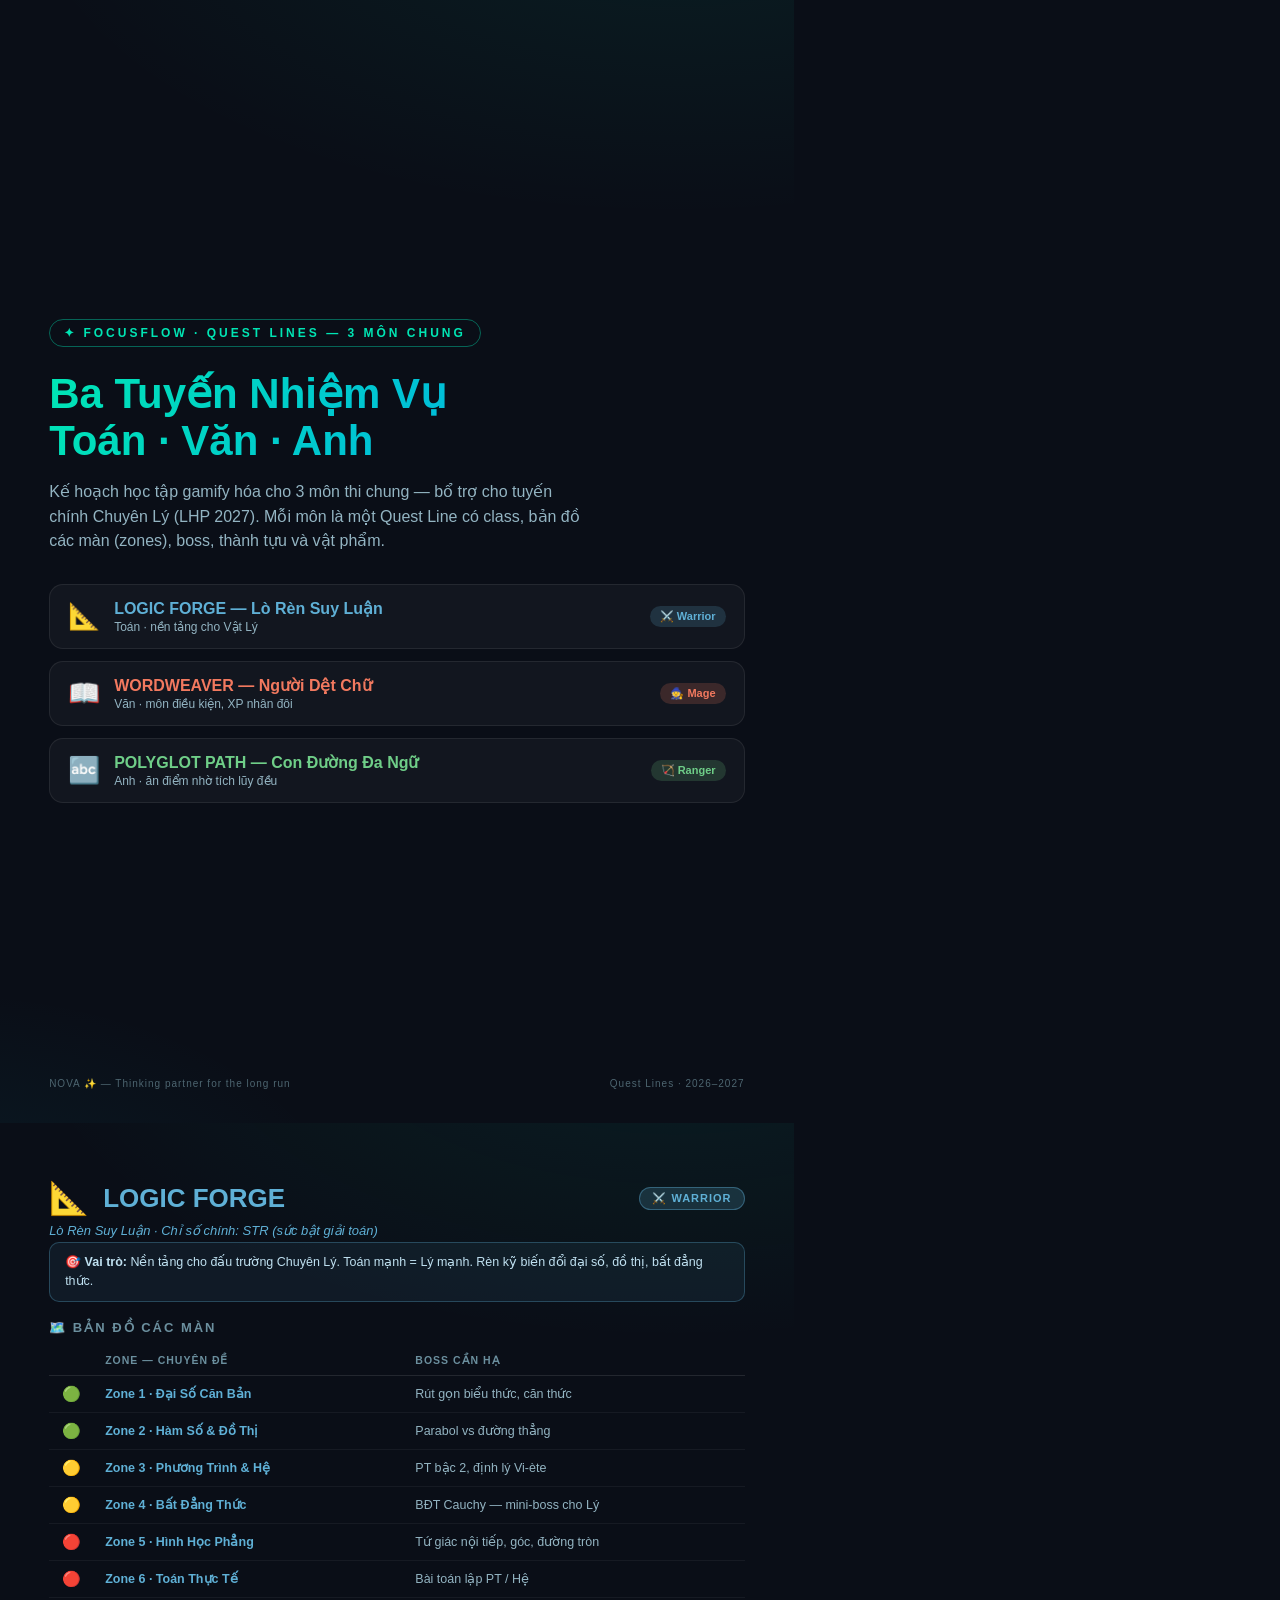
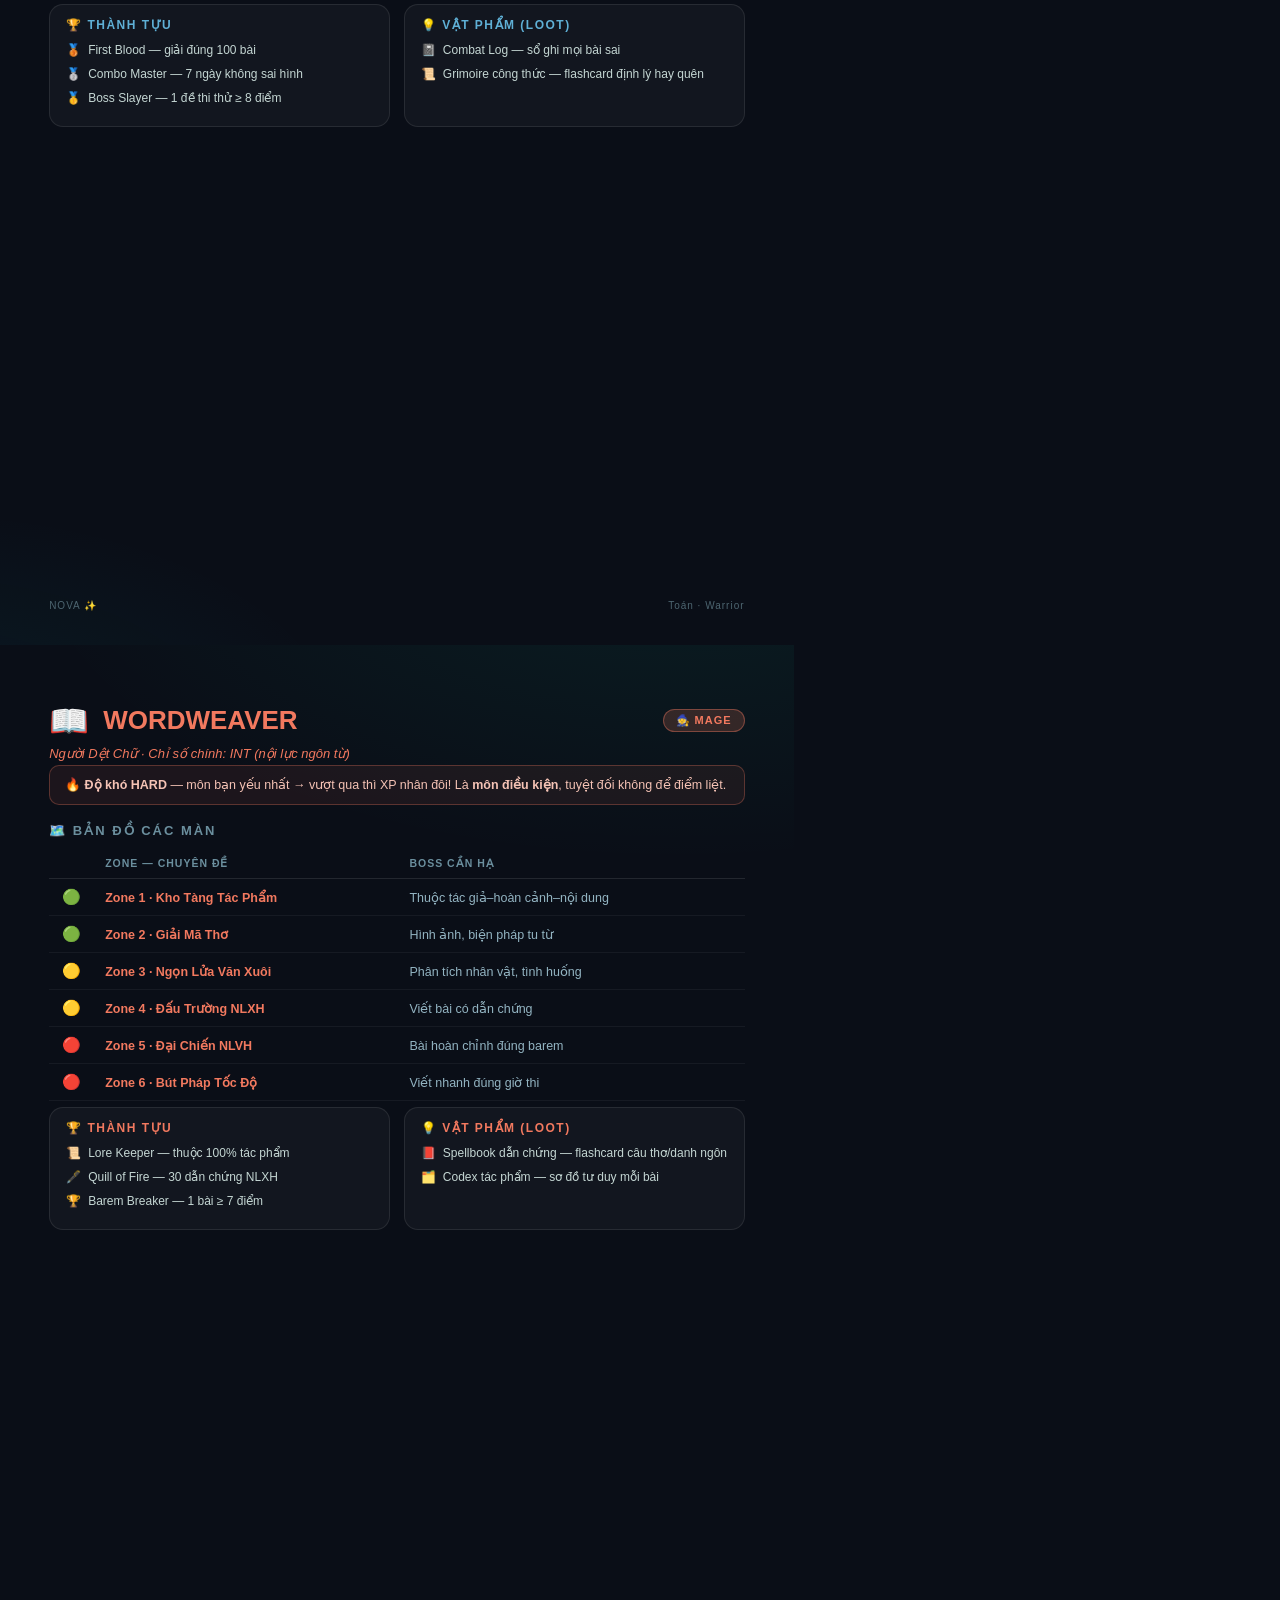
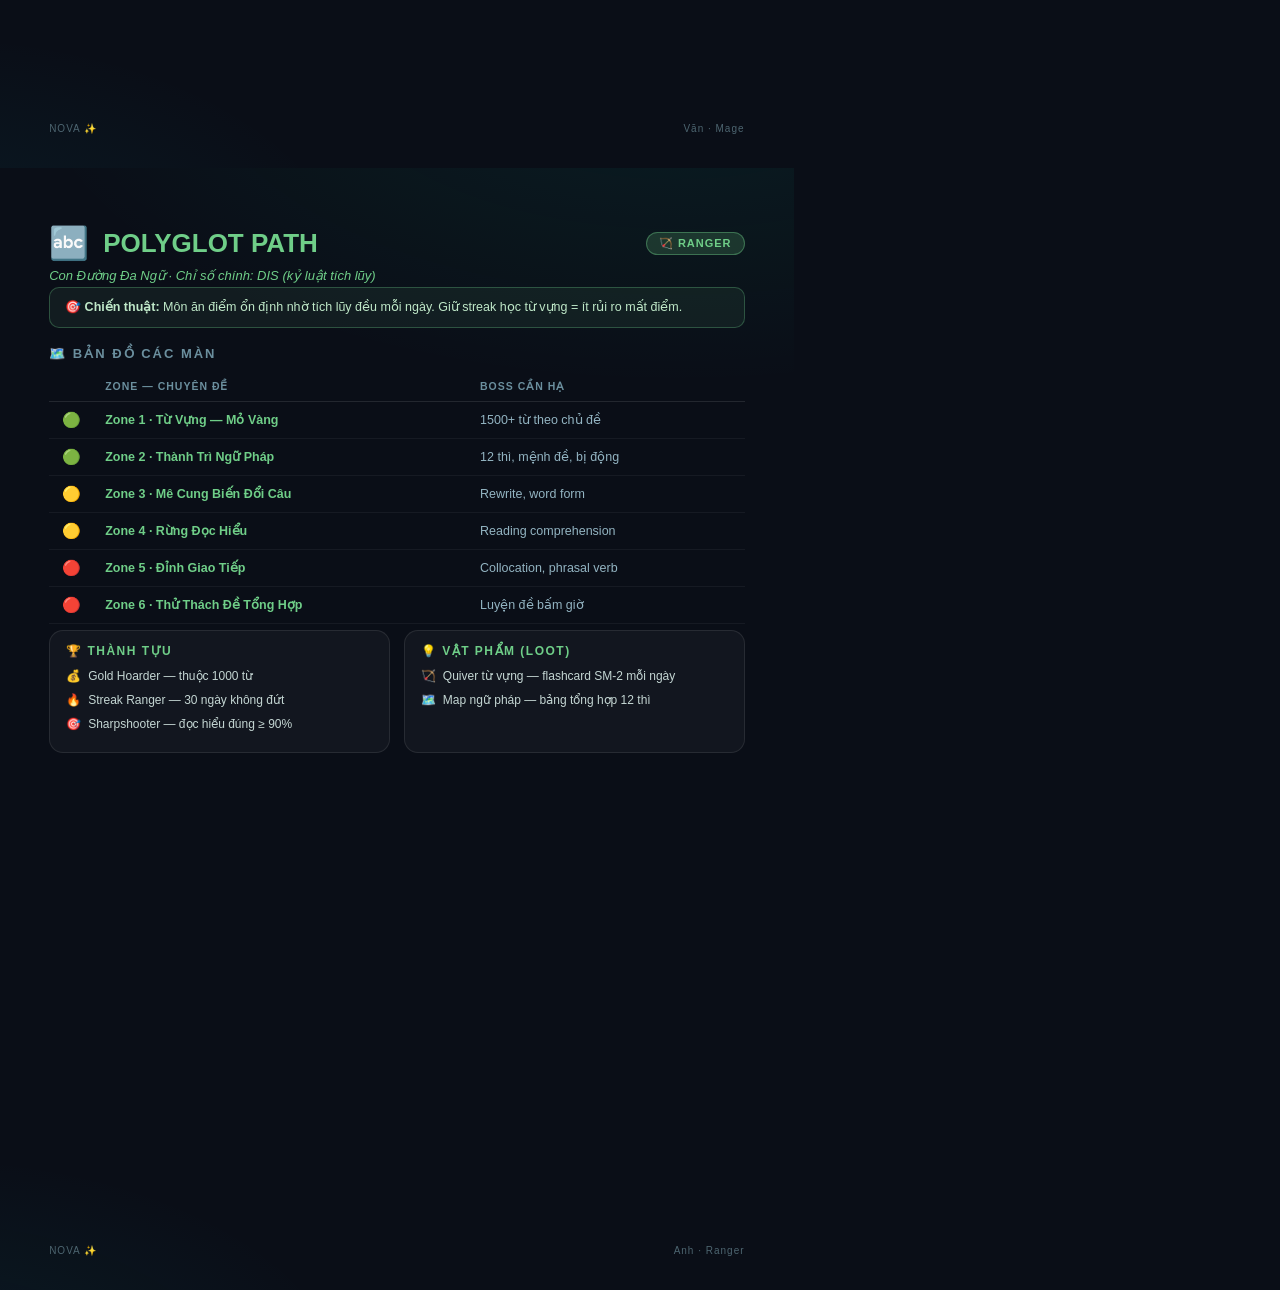
<file: docs/quest-lines.html>
<!DOCTYPE html>
<html lang="vi">
<head>
<meta charset="UTF-8">
<style>
  @page { size: A4; margin: 0; }
  * { margin: 0; padding: 0; box-sizing: border-box; }
  body { font-family: 'Segoe UI','Helvetica Neue',Arial,sans-serif; background:#0a0e17; color:#e2f0ee;
    -webkit-print-color-adjust: exact; print-color-adjust: exact; }
  .page { width:210mm; min-height:297mm; padding:15mm 13mm; position:relative;
    page-break-after:always; overflow:hidden;
    background:radial-gradient(1100px 550px at 85% -10%, rgba(0,229,180,0.08), transparent 60%),
               radial-gradient(800px 450px at -10% 110%, rgba(0,191,216,0.08), transparent 55%), #0a0e17; }
  .page:last-child { page-break-after:auto; }

  .hero { display:flex; flex-direction:column; justify-content:center; min-height:267mm; }
  .badge { align-self:flex-start; font-size:12px; letter-spacing:3px; text-transform:uppercase;
    color:#00e5b4; border:1px solid rgba(0,229,180,0.4); padding:6px 14px; border-radius:999px;
    margin-bottom:24px; font-weight:700; }
  .hero h1 { font-size:42px; line-height:1.1; font-weight:800;
    background:linear-gradient(120deg,#00e5b4,#00bfd8 55%,#b490d4);
    -webkit-background-clip:text; background-clip:text; color:transparent; margin-bottom:16px; }
  .hero .sub { font-size:16px; color:#93b4c2; max-width:540px; line-height:1.55; margin-bottom:30px; }
  .lines { display:flex; flex-direction:column; gap:12px; }
  .linerow { display:flex; align-items:center; gap:14px; background:rgba(255,255,255,0.035);
    border:1px solid rgba(255,255,255,0.08); border-radius:14px; padding:14px 18px; }
  .linerow .ic { font-size:26px; }
  .linerow .info { flex:1; }
  .linerow .nm { font-size:16px; font-weight:800; }
  .linerow .dc { font-size:12px; color:#93b4c2; margin-top:2px; }
  .linerow .cls { font-size:11px; font-weight:700; padding:4px 10px; border-radius:999px; }

  .head { display:flex; align-items:center; gap:14px; margin-bottom:6px; }
  .head .ic { font-size:32px; }
  .head h2 { font-size:26px; font-weight:800; }
  .head .cls { font-size:11px; font-weight:800; padding:4px 12px; border-radius:999px; margin-left:auto; text-transform:uppercase; letter-spacing:1px; }
  .role { font-size:13px; margin-bottom:4px; font-style:italic; }
  .callout { font-size:12.5px; padding:10px 15px; border-radius:10px; margin-bottom:18px; line-height:1.5; }

  .sec-t { font-size:13px; font-weight:800; text-transform:uppercase; letter-spacing:2px;
    color:#6b8f9e; margin:16px 0 10px; }
  table { width:100%; border-collapse:collapse; }
  th,td { text-align:left; padding:9px 12px; font-size:12.5px; }
  thead th { font-size:10.5px; text-transform:uppercase; letter-spacing:1px; color:#6b8f9e; border-bottom:1px solid rgba(255,255,255,0.1); }
  tbody tr { border-bottom:1px solid rgba(255,255,255,0.05); }
  tbody td:first-child { font-size:15px; width:44px; text-align:center; }
  .zn { font-weight:700; }
  .boss { color:#93b4c2; }

  .cols { display:grid; grid-template-columns:1fr 1fr; gap:14px; margin-top:6px; }
  .box { background:rgba(255,255,255,0.035); border:1px solid rgba(255,255,255,0.09); border-radius:14px; padding:13px 16px; }
  .box h4 { font-size:12px; text-transform:uppercase; letter-spacing:1.5px; margin-bottom:9px; }
  .box ul { list-style:none; }
  .box li { font-size:12px; line-height:1.5; padding-left:22px; position:relative; margin-bottom:6px; color:#c4d6d3; }
  .box li .e { position:absolute; left:0; top:0; }

  .footer { position:absolute; bottom:9mm; left:13mm; right:13mm; display:flex;
    justify-content:space-between; font-size:10px; color:#4d6570; letter-spacing:1px; }

  /* per-subject accents */
  .toan .head h2,.toan .zn{color:#5fb0d6;} .toan .cls{background:rgba(95,176,214,0.18);color:#5fb0d6;border:1px solid rgba(95,176,214,0.4);} .toan .callout{background:rgba(95,176,214,0.08);border:1px solid rgba(95,176,214,0.3);color:#bfe0f0;}
  .van .head h2,.van .zn{color:#f2795f;} .van .cls{background:rgba(242,121,95,0.18);color:#f2795f;border:1px solid rgba(242,121,95,0.4);} .van .callout{background:rgba(242,121,95,0.08);border:1px solid rgba(242,121,95,0.3);color:#f5c3b5;}
  .anh .head h2,.anh .zn{color:#6fce88;} .anh .cls{background:rgba(111,206,136,0.18);color:#6fce88;border:1px solid rgba(111,206,136,0.4);} .anh .callout{background:rgba(111,206,136,0.08);border:1px solid rgba(111,206,136,0.3);color:#bfe8c8;}
</style>
</head>
<body>

<!-- COVER -->
<section class="page">
 <div class="hero">
  <span class="badge">✦ FocusFlow · Quest Lines — 3 môn chung</span>
  <h1>Ba Tuyến Nhiệm Vụ<br>Toán · Văn · Anh</h1>
  <p class="sub">Kế hoạch học tập gamify hóa cho 3 môn thi chung — bổ trợ cho tuyến chính Chuyên Lý (LHP 2027). Mỗi môn là một Quest Line có class, bản đồ các màn (zones), boss, thành tựu và vật phẩm.</p>
  <div class="lines">
    <div class="linerow"><span class="ic">📐</span><div class="info"><div class="nm" style="color:#5fb0d6;">LOGIC FORGE — Lò Rèn Suy Luận</div><div class="dc">Toán · nền tảng cho Vật Lý</div></div><span class="cls" style="background:rgba(95,176,214,0.18);color:#5fb0d6;">⚔️ Warrior</span></div>
    <div class="linerow"><span class="ic">📖</span><div class="info"><div class="nm" style="color:#f2795f;">WORDWEAVER — Người Dệt Chữ</div><div class="dc">Văn · môn điều kiện, XP nhân đôi</div></div><span class="cls" style="background:rgba(242,121,95,0.18);color:#f2795f;">🧙 Mage</span></div>
    <div class="linerow"><span class="ic">🔤</span><div class="info"><div class="nm" style="color:#6fce88;">POLYGLOT PATH — Con Đường Đa Ngữ</div><div class="dc">Anh · ăn điểm nhờ tích lũy đều</div></div><span class="cls" style="background:rgba(111,206,136,0.18);color:#6fce88;">🏹 Ranger</span></div>
  </div>
  <div class="footer"><span>NOVA ✨ — Thinking partner for the long run</span><span>Quest Lines · 2026–2027</span></div>
 </div>
</section>

<!-- TOAN -->
<section class="page toan">
  <div class="head"><span class="ic">📐</span><h2>LOGIC FORGE</h2><span class="cls">⚔️ Warrior</span></div>
  <div class="role" style="color:#5fb0d6;">Lò Rèn Suy Luận · Chỉ số chính: STR (sức bật giải toán)</div>
  <div class="callout">🎯 <b>Vai trò:</b> Nền tảng cho đấu trường Chuyên Lý. Toán mạnh = Lý mạnh. Rèn kỹ biến đổi đại số, đồ thị, bất đẳng thức.</div>

  <div class="sec-t">🗺️ Bản đồ các màn</div>
  <table><thead><tr><th></th><th>Zone — Chuyên đề</th><th>Boss cần hạ</th></tr></thead><tbody>
    <tr><td>🟢</td><td class="zn">Zone 1 · Đại Số Căn Bản</td><td class="boss">Rút gọn biểu thức, căn thức</td></tr>
    <tr><td>🟢</td><td class="zn">Zone 2 · Hàm Số & Đồ Thị</td><td class="boss">Parabol vs đường thẳng</td></tr>
    <tr><td>🟡</td><td class="zn">Zone 3 · Phương Trình & Hệ</td><td class="boss">PT bậc 2, định lý Vi-ète</td></tr>
    <tr><td>🟡</td><td class="zn">Zone 4 · Bất Đẳng Thức</td><td class="boss">BĐT Cauchy — mini-boss cho Lý</td></tr>
    <tr><td>🔴</td><td class="zn">Zone 5 · Hình Học Phẳng</td><td class="boss">Tứ giác nội tiếp, góc, đường tròn</td></tr>
    <tr><td>🔴</td><td class="zn">Zone 6 · Toán Thực Tế</td><td class="boss">Bài toán lập PT / Hệ</td></tr>
  </tbody></table>

  <div class="cols">
    <div class="box"><h4 style="color:#5fb0d6;">🏆 Thành tựu</h4><ul>
      <li><span class="e">🥉</span>First Blood — giải đúng 100 bài</li>
      <li><span class="e">🥈</span>Combo Master — 7 ngày không sai hình</li>
      <li><span class="e">🥇</span>Boss Slayer — 1 đề thi thử ≥ 8 điểm</li></ul></div>
    <div class="box"><h4 style="color:#5fb0d6;">💡 Vật phẩm (Loot)</h4><ul>
      <li><span class="e">📓</span>Combat Log — sổ ghi mọi bài sai</li>
      <li><span class="e">📜</span>Grimoire công thức — flashcard định lý hay quên</li></ul></div>
  </div>
  <div class="footer"><span>NOVA ✨</span><span>Toán · Warrior</span></div>
</section>

<!-- VAN -->
<section class="page van">
  <div class="head"><span class="ic">📖</span><h2>WORDWEAVER</h2><span class="cls">🧙 Mage</span></div>
  <div class="role" style="color:#f2795f;">Người Dệt Chữ · Chỉ số chính: INT (nội lực ngôn từ)</div>
  <div class="callout">🔥 <b>Độ khó HARD</b> — môn bạn yếu nhất → vượt qua thì XP nhân đôi! Là <b>môn điều kiện</b>, tuyệt đối không để điểm liệt.</div>

  <div class="sec-t">🗺️ Bản đồ các màn</div>
  <table><thead><tr><th></th><th>Zone — Chuyên đề</th><th>Boss cần hạ</th></tr></thead><tbody>
    <tr><td>🟢</td><td class="zn">Zone 1 · Kho Tàng Tác Phẩm</td><td class="boss">Thuộc tác giả–hoàn cảnh–nội dung</td></tr>
    <tr><td>🟢</td><td class="zn">Zone 2 · Giải Mã Thơ</td><td class="boss">Hình ảnh, biện pháp tu từ</td></tr>
    <tr><td>🟡</td><td class="zn">Zone 3 · Ngọn Lửa Văn Xuôi</td><td class="boss">Phân tích nhân vật, tình huống</td></tr>
    <tr><td>🟡</td><td class="zn">Zone 4 · Đấu Trường NLXH</td><td class="boss">Viết bài có dẫn chứng</td></tr>
    <tr><td>🔴</td><td class="zn">Zone 5 · Đại Chiến NLVH</td><td class="boss">Bài hoàn chỉnh đúng barem</td></tr>
    <tr><td>🔴</td><td class="zn">Zone 6 · Bút Pháp Tốc Độ</td><td class="boss">Viết nhanh đúng giờ thi</td></tr>
  </tbody></table>

  <div class="cols">
    <div class="box"><h4 style="color:#f2795f;">🏆 Thành tựu</h4><ul>
      <li><span class="e">📜</span>Lore Keeper — thuộc 100% tác phẩm</li>
      <li><span class="e">🖋️</span>Quill of Fire — 30 dẫn chứng NLXH</li>
      <li><span class="e">🏆</span>Barem Breaker — 1 bài ≥ 7 điểm</li></ul></div>
    <div class="box"><h4 style="color:#f2795f;">💡 Vật phẩm (Loot)</h4><ul>
      <li><span class="e">📕</span>Spellbook dẫn chứng — flashcard câu thơ/danh ngôn</li>
      <li><span class="e">🗂️</span>Codex tác phẩm — sơ đồ tư duy mỗi bài</li></ul></div>
  </div>
  <div class="footer"><span>NOVA ✨</span><span>Văn · Mage</span></div>
</section>

<!-- ANH -->
<section class="page anh">
  <div class="head"><span class="ic">🔤</span><h2>POLYGLOT PATH</h2><span class="cls">🏹 Ranger</span></div>
  <div class="role" style="color:#6fce88;">Con Đường Đa Ngữ · Chỉ số chính: DIS (kỷ luật tích lũy)</div>
  <div class="callout">🎯 <b>Chiến thuật:</b> Môn ăn điểm ổn định nhờ tích lũy đều mỗi ngày. Giữ streak học từ vựng = ít rủi ro mất điểm.</div>

  <div class="sec-t">🗺️ Bản đồ các màn</div>
  <table><thead><tr><th></th><th>Zone — Chuyên đề</th><th>Boss cần hạ</th></tr></thead><tbody>
    <tr><td>🟢</td><td class="zn">Zone 1 · Từ Vựng — Mỏ Vàng</td><td class="boss">1500+ từ theo chủ đề</td></tr>
    <tr><td>🟢</td><td class="zn">Zone 2 · Thành Trì Ngữ Pháp</td><td class="boss">12 thì, mệnh đề, bị động</td></tr>
    <tr><td>🟡</td><td class="zn">Zone 3 · Mê Cung Biến Đổi Câu</td><td class="boss">Rewrite, word form</td></tr>
    <tr><td>🟡</td><td class="zn">Zone 4 · Rừng Đọc Hiểu</td><td class="boss">Reading comprehension</td></tr>
    <tr><td>🔴</td><td class="zn">Zone 5 · Đỉnh Giao Tiếp</td><td class="boss">Collocation, phrasal verb</td></tr>
    <tr><td>🔴</td><td class="zn">Zone 6 · Thử Thách Đề Tổng Hợp</td><td class="boss">Luyện đề bấm giờ</td></tr>
  </tbody></table>

  <div class="cols">
    <div class="box"><h4 style="color:#6fce88;">🏆 Thành tựu</h4><ul>
      <li><span class="e">💰</span>Gold Hoarder — thuộc 1000 từ</li>
      <li><span class="e">🔥</span>Streak Ranger — 30 ngày không đứt</li>
      <li><span class="e">🎯</span>Sharpshooter — đọc hiểu đúng ≥ 90%</li></ul></div>
    <div class="box"><h4 style="color:#6fce88;">💡 Vật phẩm (Loot)</h4><ul>
      <li><span class="e">🏹</span>Quiver từ vựng — flashcard SM-2 mỗi ngày</li>
      <li><span class="e">🗺️</span>Map ngữ pháp — bảng tổng hợp 12 thì</li></ul></div>
  </div>
  <div class="footer"><span>NOVA ✨</span><span>Anh · Ranger</span></div>
</section>

</body>
</html>
</file>
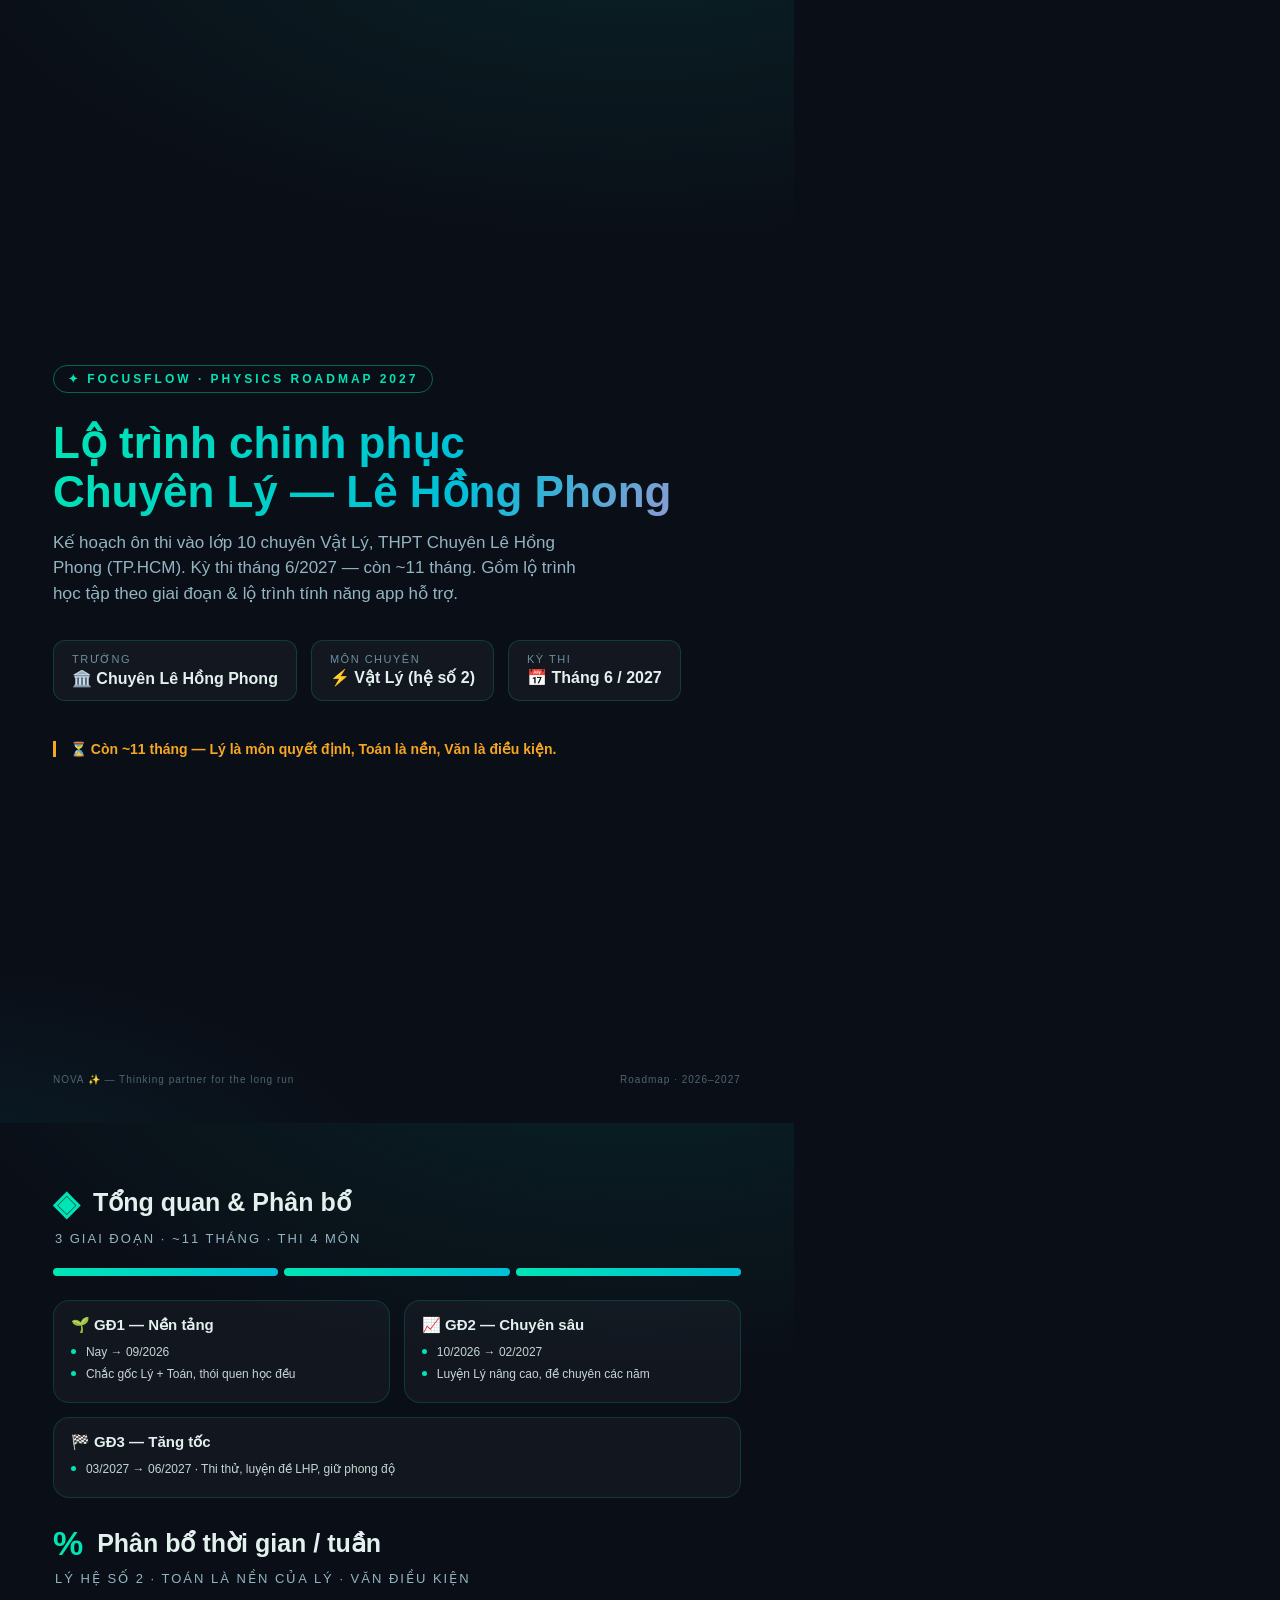
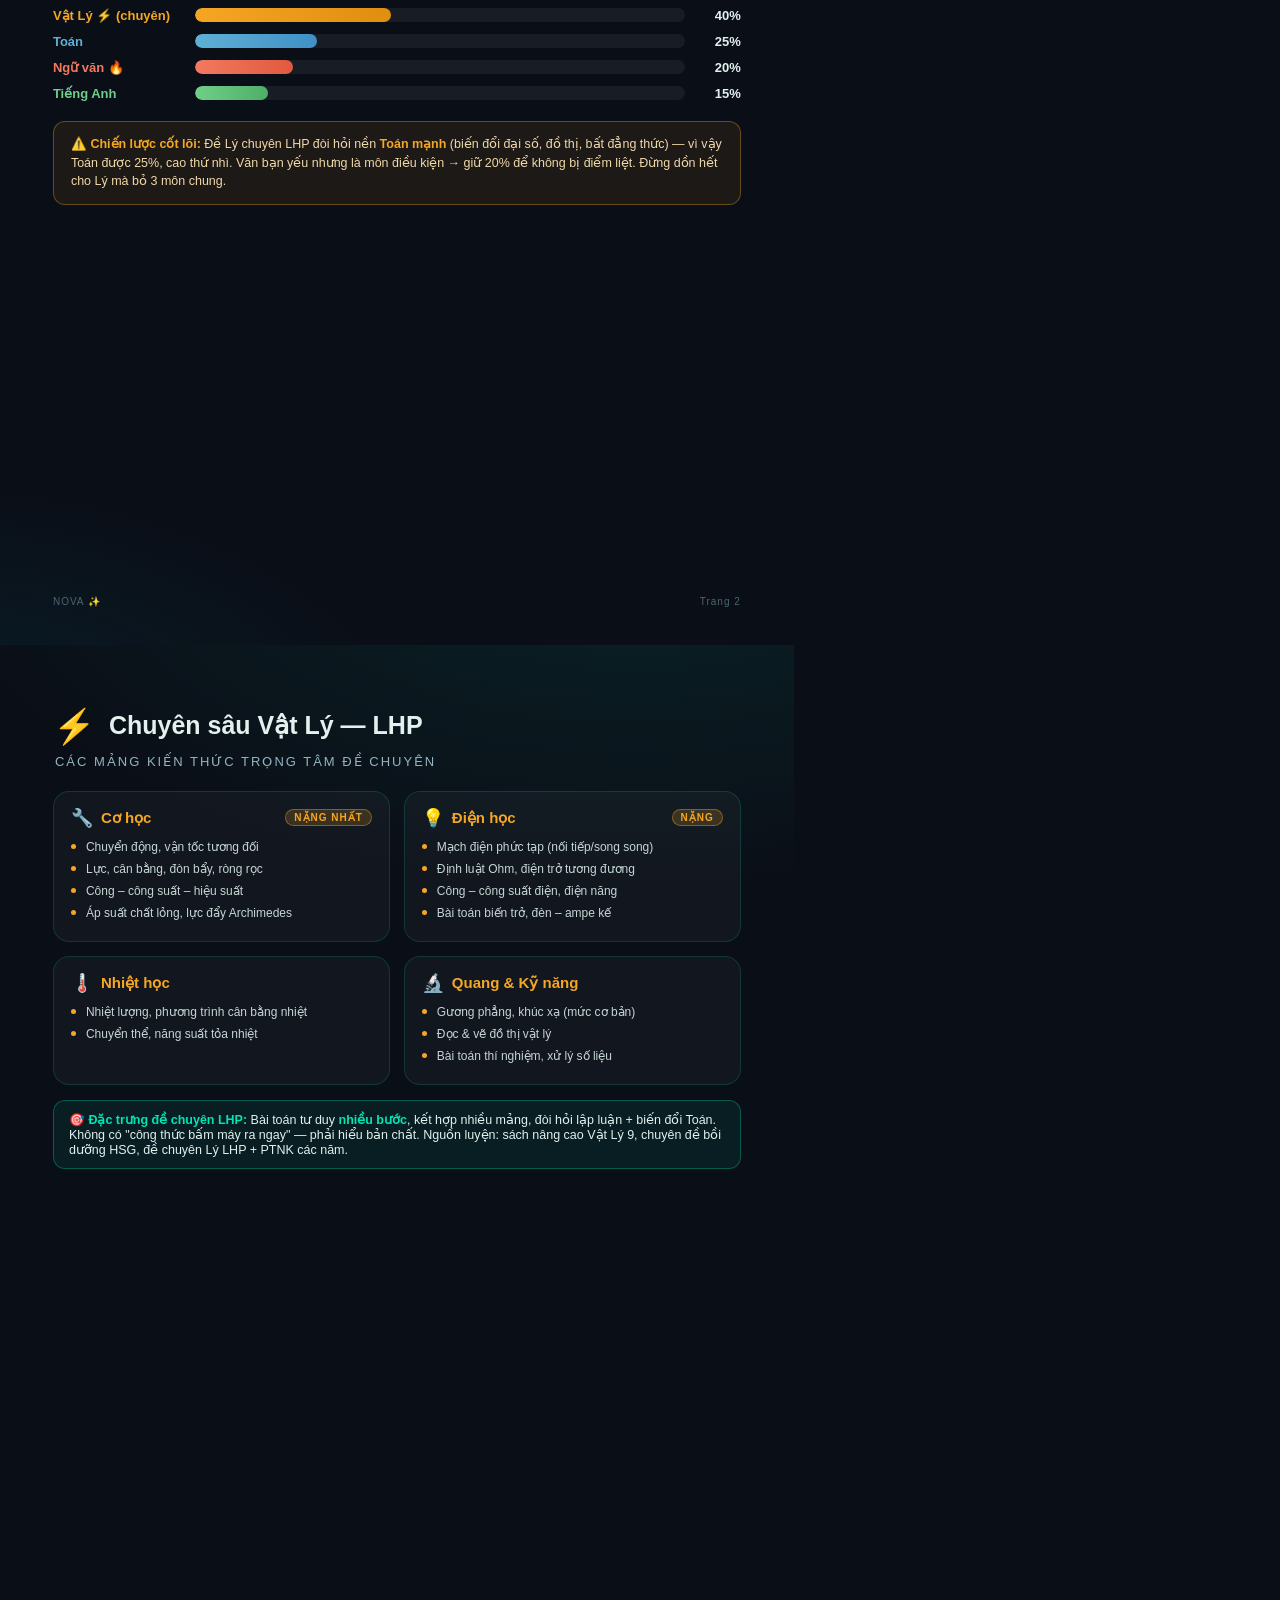
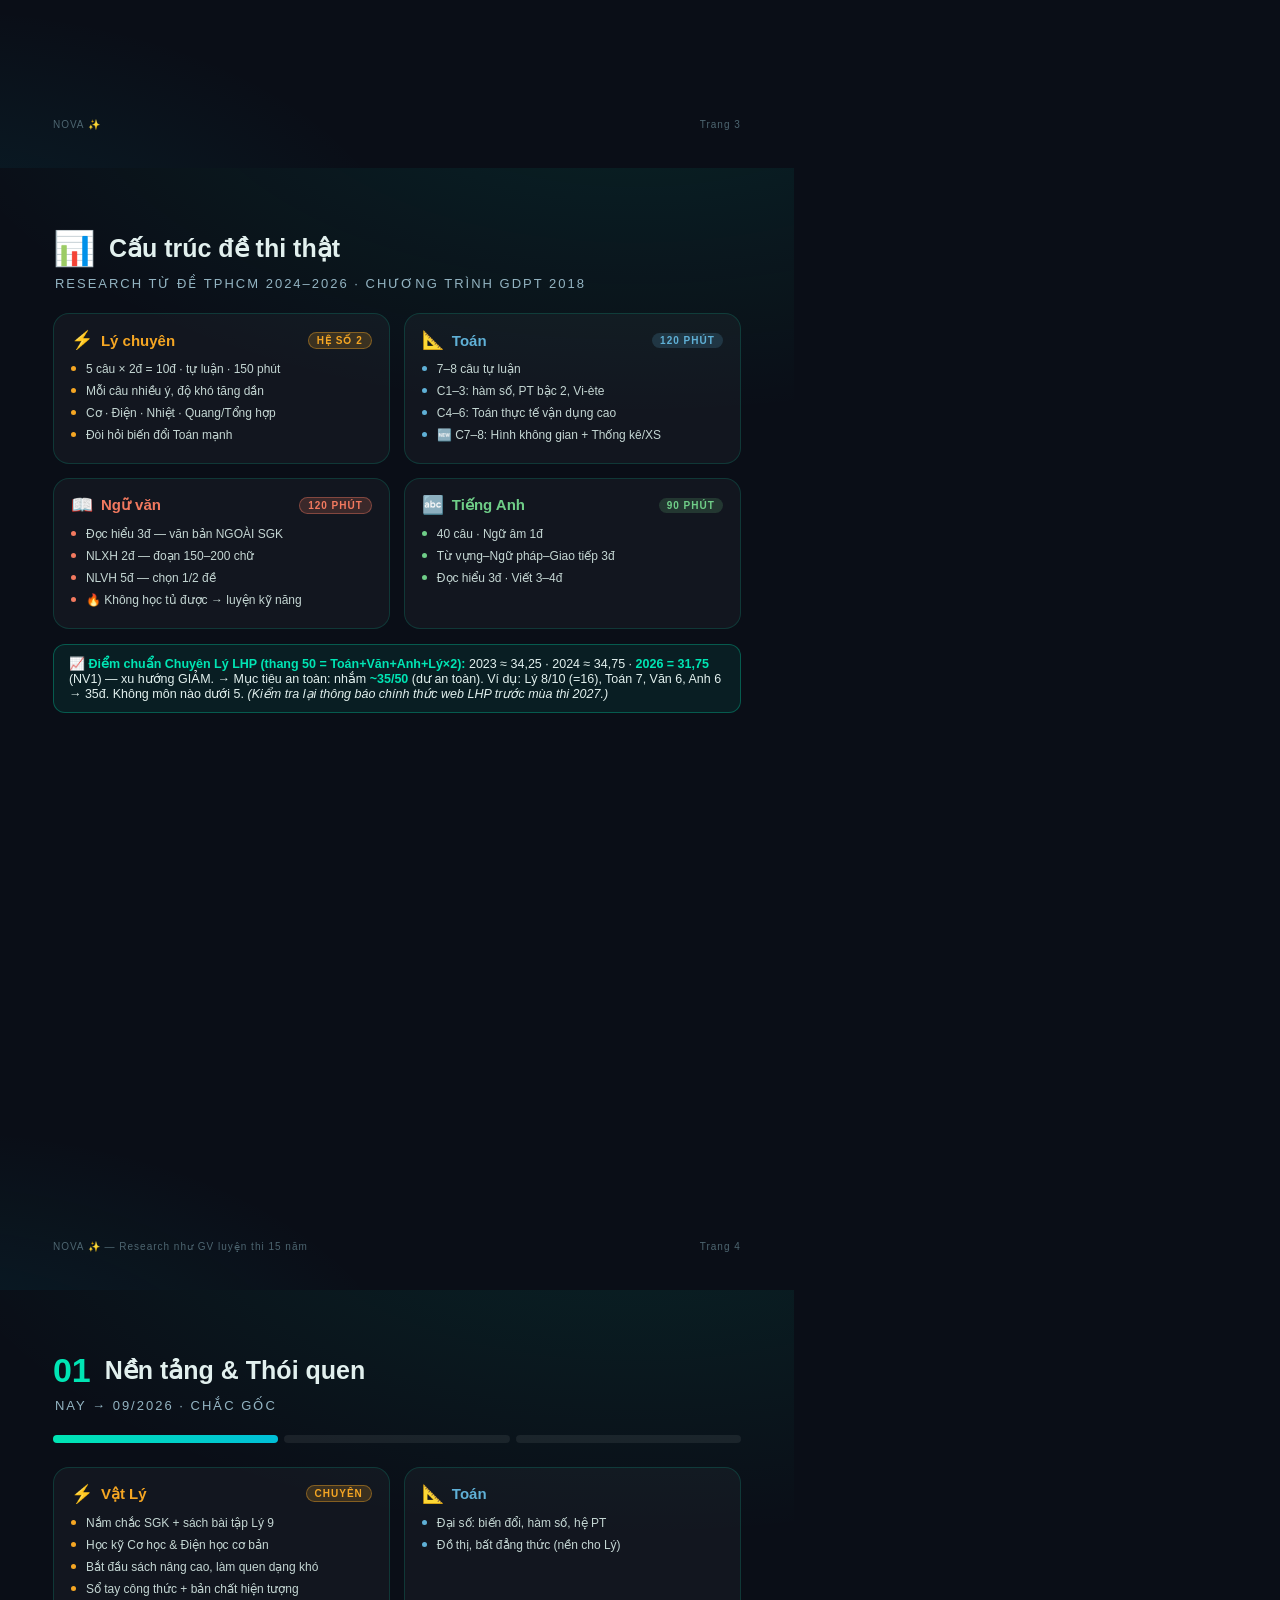
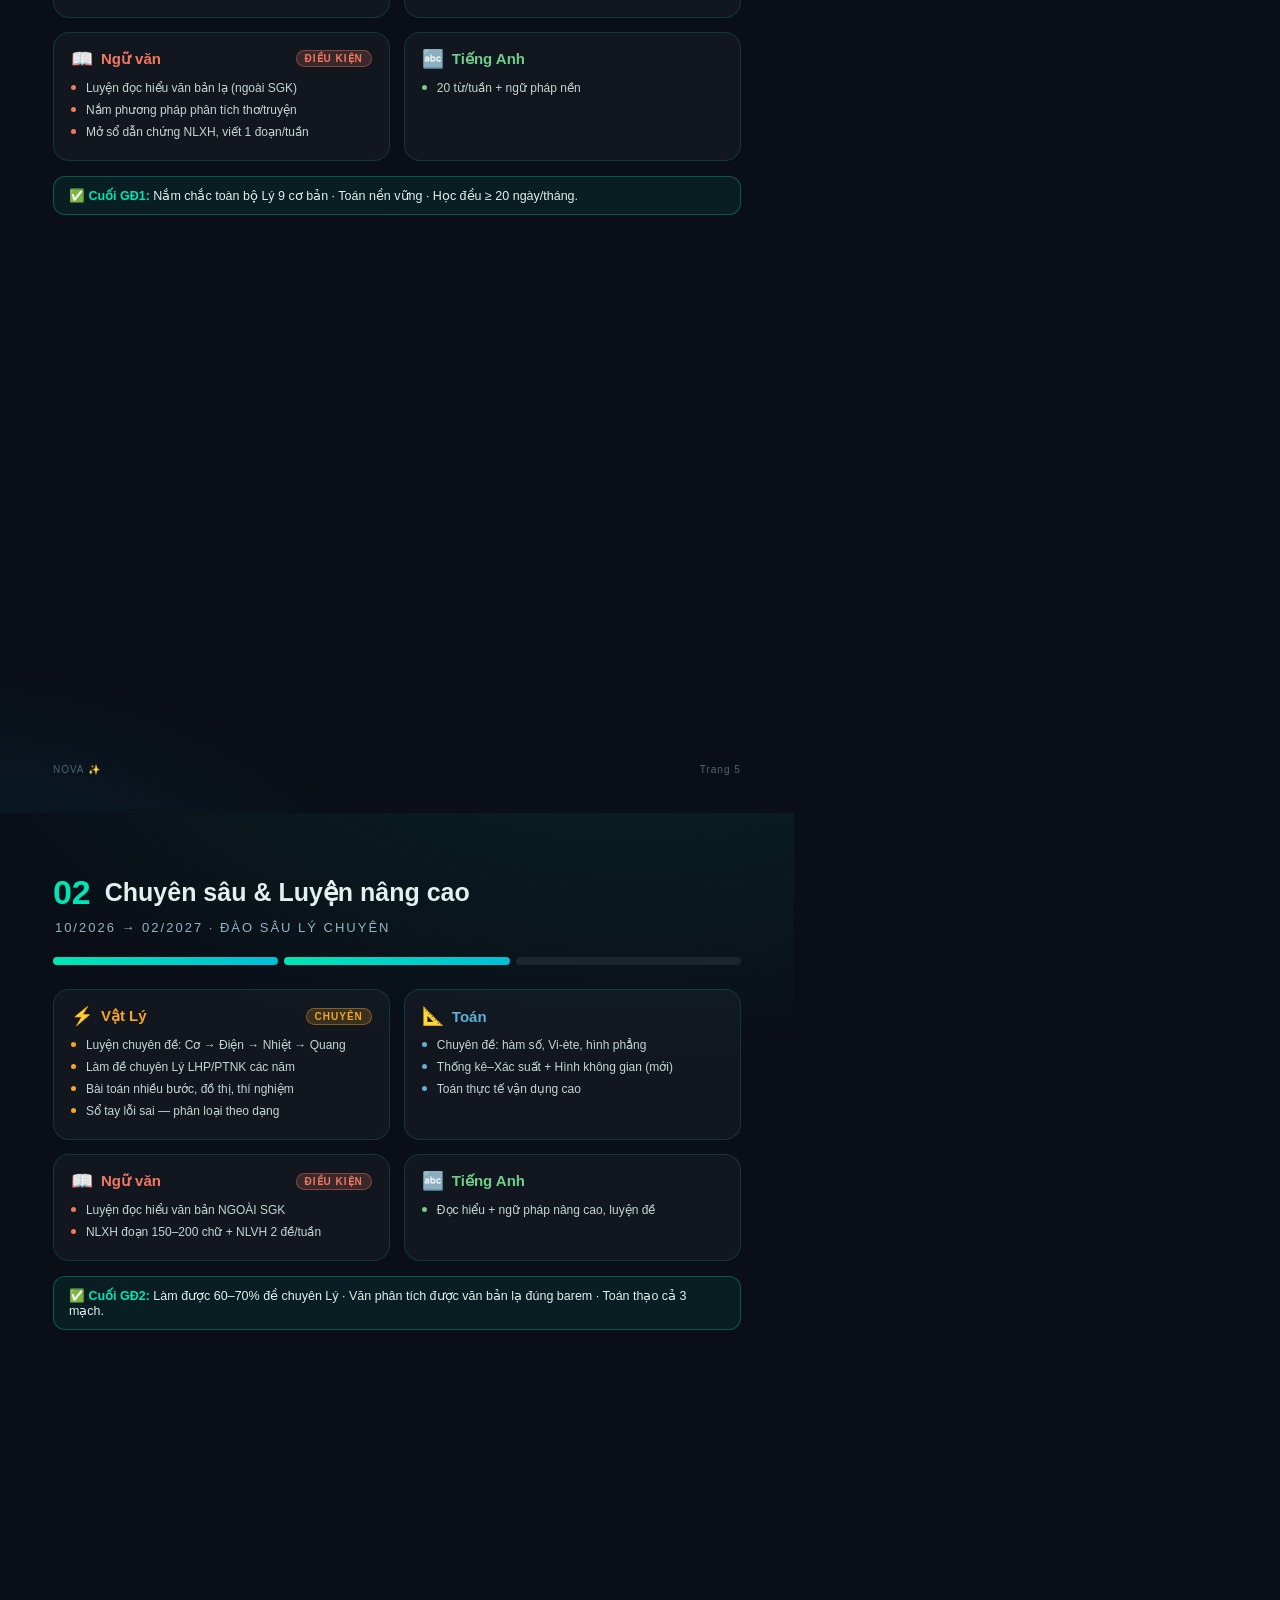
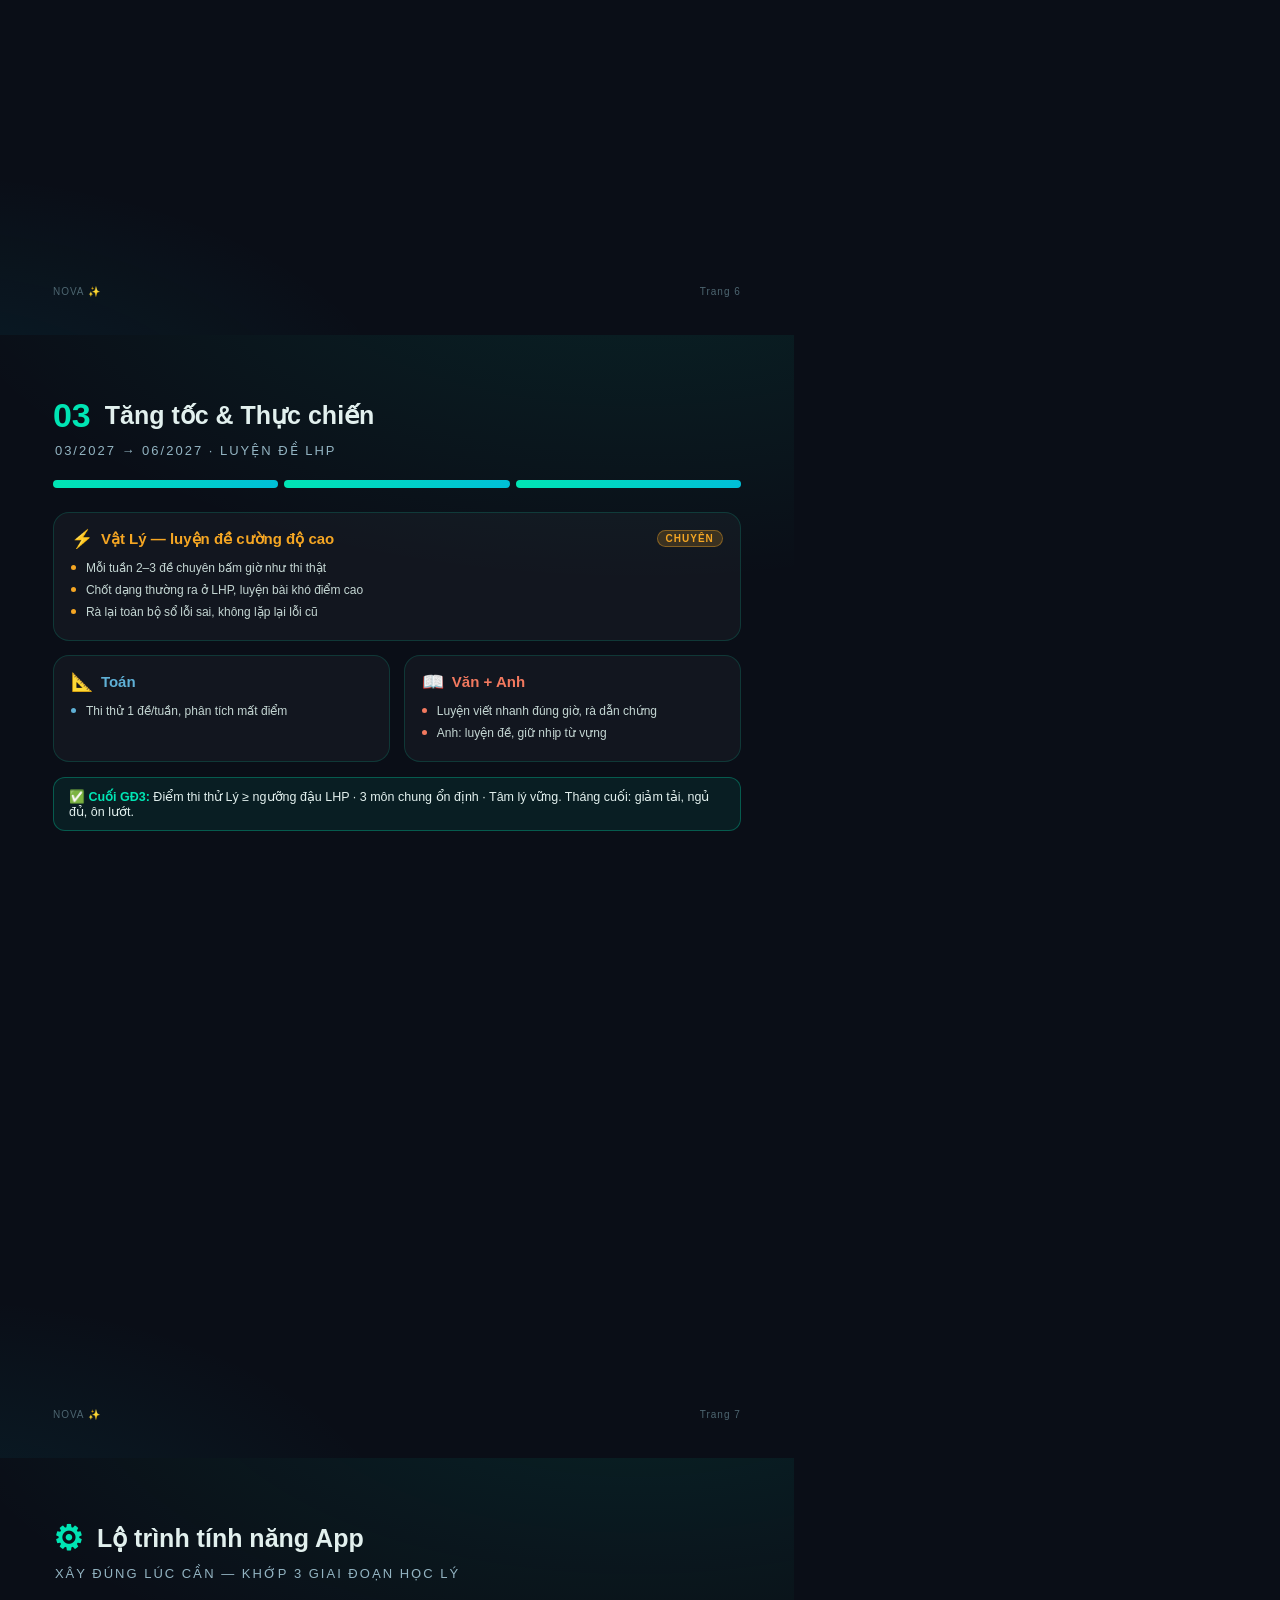
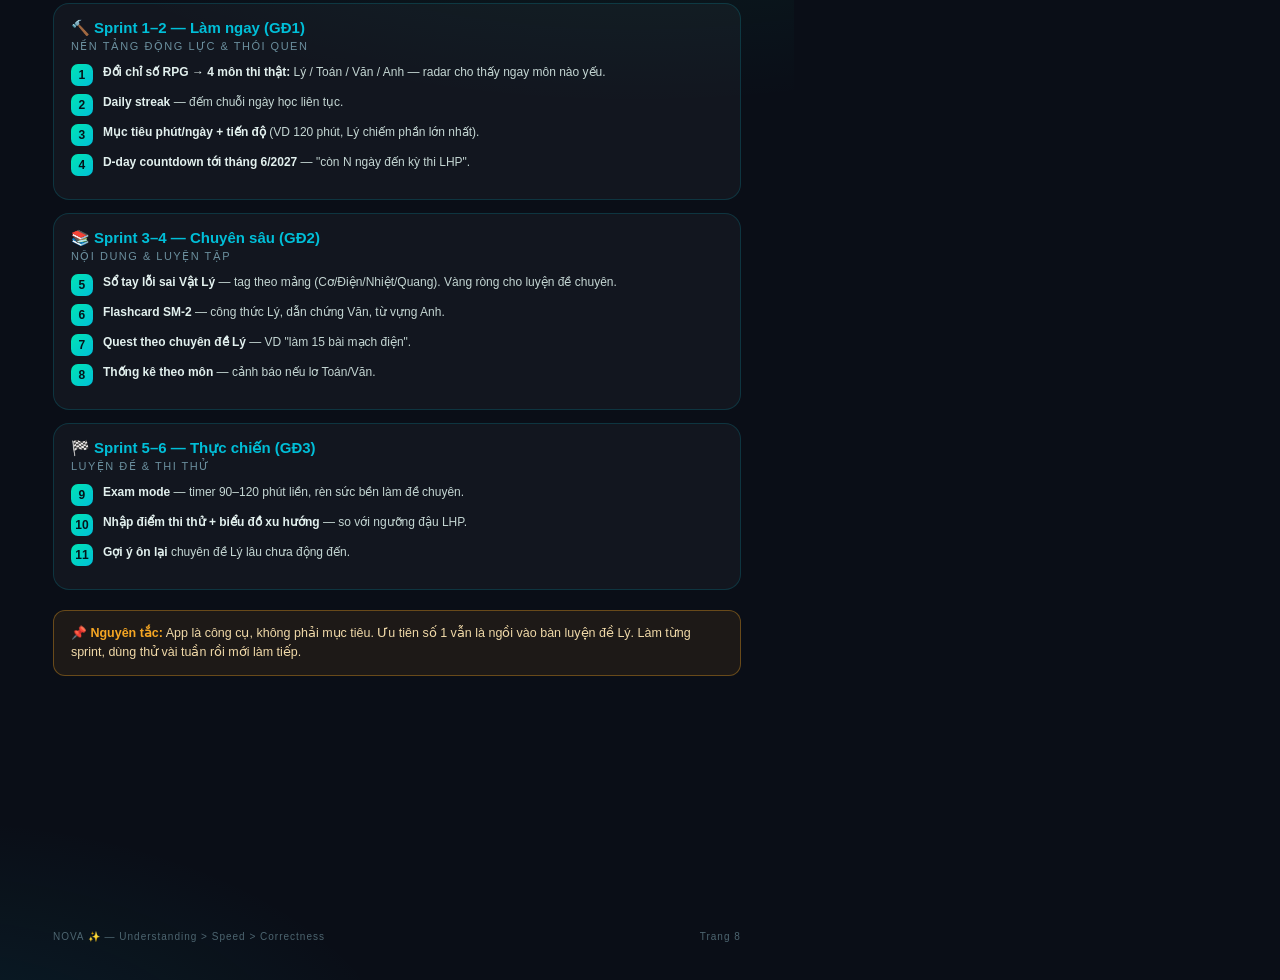
<file: docs/roadmap.html>
<!DOCTYPE html>
<html lang="vi">
<head>
<meta charset="UTF-8">
<style>
  @page { size: A4; margin: 0; }
  * { margin: 0; padding: 0; box-sizing: border-box; }
  body {
    font-family: 'Segoe UI', 'Helvetica Neue', Arial, sans-serif;
    background: #0a0e17; color: #e2f0ee;
    -webkit-print-color-adjust: exact; print-color-adjust: exact;
  }
  .page {
    width: 210mm; min-height: 297mm; padding: 16mm 14mm;
    background: radial-gradient(1200px 600px at 80% -10%, rgba(0,229,180,0.10), transparent 60%),
                radial-gradient(900px 500px at -10% 110%, rgba(0,191,216,0.10), transparent 55%),
                #0a0e17;
    position: relative; page-break-after: always; overflow: hidden;
  }
  .page:last-child { page-break-after: auto; }

  .cover { display: flex; flex-direction: column; justify-content: center; }
  .badge { display:inline-block; align-self:flex-start; font-size:12px; letter-spacing:3px;
    text-transform:uppercase; color:#00e5b4; border:1px solid rgba(0,229,180,0.4);
    padding:6px 14px; border-radius:999px; margin-bottom:26px; font-weight:700; }
  .cover h1 { font-size:44px; line-height:1.1; font-weight:800;
    background:linear-gradient(120deg,#00e5b4,#00bfd8 60%,#b490d4);
    -webkit-background-clip:text; background-clip:text; color:transparent; margin-bottom:14px; }
  .cover .sub { font-size:17px; color:#93b4c2; max-width:540px; line-height:1.5; margin-bottom:34px; }
  .cover .meta { display:flex; gap:14px; flex-wrap:wrap; }
  .chip { background:rgba(255,255,255,0.04); border:1px solid rgba(0,229,180,0.18);
    border-radius:12px; padding:12px 18px; }
  .chip .k { font-size:11px; color:#6b8f9e; text-transform:uppercase; letter-spacing:1.5px; }
  .chip .v { font-size:16px; font-weight:700; color:#e2f0ee; margin-top:3px; }
  .cover .dday { margin-top:40px; font-size:14px; color:#f5a623; font-weight:700;
    border-left:3px solid #f5a623; padding-left:14px; }

  .ph-head { display:flex; align-items:center; gap:14px; margin-bottom:8px; }
  .ph-num { font-size:34px; font-weight:800; color:#00e5b4; font-variant-numeric:tabular-nums; }
  .ph-title { font-size:25px; font-weight:800; color:#e2f0ee; }
  .ph-when { font-size:13px; color:#93b4c2; margin-bottom:22px; padding-left:2px;
    text-transform:uppercase; letter-spacing:2px; }

  .tl { display:flex; gap:6px; margin-bottom:24px; }
  .tl .seg { flex:1; height:8px; border-radius:6px; background:rgba(255,255,255,0.07); }
  .tl .seg.on { background:linear-gradient(90deg,#00e5b4,#00bfd8); }

  .grid { display:grid; grid-template-columns:1fr 1fr; gap:14px; }
  .card { background:rgba(255,255,255,0.035); border:1px solid rgba(0,229,180,0.16);
    border-radius:16px; padding:15px 17px; }
  .card.full { grid-column:1 / -1; }
  .card h3 { font-size:15px; font-weight:800; margin-bottom:9px; display:flex; align-items:center; gap:8px; }
  .card h3 .em { font-size:18px; }
  .card ul { list-style:none; }
  .card li { font-size:12px; line-height:1.5; color:#c4d6d3; padding-left:15px;
    position:relative; margin-bottom:4px; }
  .card li::before { content:''; position:absolute; left:0; top:6px; width:5px; height:5px;
    border-radius:50%; background:#00e5b4; }
  .goal { margin-top:15px; background:rgba(0,229,180,0.08); border:1px solid rgba(0,229,180,0.3);
    border-radius:12px; padding:11px 15px; font-size:12.5px; }
  .goal b { color:#00e5b4; }

  .c-ly h3{color:#f5a623;} .c-ly li::before{background:#f5a623;}
  .c-toan h3{color:#5fb0d6;} .c-toan li::before{background:#5fb0d6;}
  .c-van h3{color:#f2795f;} .c-van li::before{background:#f2795f;}
  .c-anh h3{color:#6fce88;} .c-anh li::before{background:#6fce88;}

  .tag { font-size:10px; font-weight:700; padding:2px 8px; border-radius:999px; margin-left:auto;
    text-transform:uppercase; letter-spacing:1px; }
  .tag.main { background:rgba(245,166,35,0.18); color:#f5a623; border:1px solid rgba(245,166,35,0.4); }
  .tag.cond { background:rgba(242,121,95,0.18); color:#f2795f; border:1px solid rgba(242,121,95,0.4); }

  .dist { display:flex; flex-direction:column; gap:11px; margin-top:6px; }
  .dist .row { display:flex; align-items:center; gap:12px; }
  .dist .lbl { width:130px; font-size:13px; font-weight:700; }
  .dist .track { flex:1; height:14px; background:rgba(255,255,255,0.06); border-radius:8px; overflow:hidden; }
  .dist .fill { height:100%; border-radius:8px; }
  .dist .pct { width:44px; text-align:right; font-size:13px; font-weight:800; font-variant-numeric:tabular-nums; }

  .note { margin-top:20px; background:rgba(245,166,35,0.08); border:1px solid rgba(245,166,35,0.35);
    border-radius:12px; padding:13px 17px; font-size:12.5px; line-height:1.5; color:#f0d9a8; }
  .note b { color:#f5a623; }

  .footer { position:absolute; bottom:10mm; left:14mm; right:14mm; display:flex;
    justify-content:space-between; font-size:10px; color:#4d6570; letter-spacing:1px; }

  .sprint { background:rgba(255,255,255,0.035); border:1px solid rgba(0,191,216,0.18);
    border-radius:16px; padding:15px 17px; margin-bottom:13px; }
  .sprint h3 { font-size:15px; font-weight:800; color:#00bfd8; margin-bottom:3px; }
  .sprint .when { font-size:11px; color:#6b8f9e; text-transform:uppercase; letter-spacing:1.5px; margin-bottom:11px; }
  .feat { display:flex; align-items:flex-start; gap:10px; margin-bottom:8px; }
  .feat .n { flex:none; width:22px; height:22px; border-radius:7px; background:linear-gradient(135deg,#00e5b4,#00bfd8);
    color:#04141a; font-size:12px; font-weight:800; display:flex; align-items:center; justify-content:center; }
  .feat .txt { font-size:12px; line-height:1.45; color:#c4d6d3; }
  .feat .txt b { color:#e2f0ee; }

  .topic { display:flex; flex-wrap:wrap; gap:7px; margin-top:4px; }
  .topic span { font-size:11px; background:rgba(245,166,35,0.1); border:1px solid rgba(245,166,35,0.3);
    color:#f5c76a; padding:4px 10px; border-radius:8px; }
</style>
</head>
<body>

<!-- COVER -->
<section class="page cover">
  <span class="badge">✦ FocusFlow · Physics Roadmap 2027</span>
  <h1>Lộ trình chinh phục<br>Chuyên Lý — Lê Hồng Phong</h1>
  <p class="sub">Kế hoạch ôn thi vào lớp 10 chuyên Vật Lý, THPT Chuyên Lê Hồng Phong (TP.HCM). Kỳ thi tháng 6/2027 — còn ~11 tháng. Gồm lộ trình học tập theo giai đoạn & lộ trình tính năng app hỗ trợ.</p>
  <div class="meta">
    <div class="chip"><div class="k">Trường</div><div class="v">🏛️ Chuyên Lê Hồng Phong</div></div>
    <div class="chip"><div class="k">Môn chuyên</div><div class="v">⚡ Vật Lý (hệ số 2)</div></div>
    <div class="chip"><div class="k">Kỳ thi</div><div class="v">📅 Tháng 6 / 2027</div></div>
  </div>
  <div class="dday">⏳ Còn ~11 tháng — Lý là môn quyết định, Toán là nền, Văn là điều kiện.</div>
  <div class="footer"><span>NOVA ✨ — Thinking partner for the long run</span><span>Roadmap · 2026–2027</span></div>
</section>

<!-- OVERVIEW + DISTRIBUTION -->
<section class="page">
  <div class="ph-head"><span class="ph-num">◈</span><span class="ph-title">Tổng quan & Phân bổ</span></div>
  <div class="ph-when">3 giai đoạn · ~11 tháng · thi 4 môn</div>
  <div class="tl"><span class="seg on"></span><span class="seg on"></span><span class="seg on"></span></div>

  <div class="grid">
    <div class="card"><h3>🌱 GĐ1 — Nền tảng</h3><ul><li>Nay → 09/2026</li><li>Chắc gốc Lý + Toán, thói quen học đều</li></ul></div>
    <div class="card"><h3>📈 GĐ2 — Chuyên sâu</h3><ul><li>10/2026 → 02/2027</li><li>Luyện Lý nâng cao, đề chuyên các năm</li></ul></div>
    <div class="card full"><h3>🏁 GĐ3 — Tăng tốc</h3><ul><li>03/2027 → 06/2027 · Thi thử, luyện đề LHP, giữ phong độ</li></ul></div>
  </div>

  <div class="ph-head" style="margin-top:26px;"><span class="ph-num">%</span><span class="ph-title">Phân bổ thời gian / tuần</span></div>
  <div class="ph-when">Lý hệ số 2 · Toán là nền của Lý · Văn điều kiện</div>
  <div class="dist">
    <div class="row"><span class="lbl" style="color:#f5a623;">Vật Lý ⚡ (chuyên)</span><div class="track"><div class="fill" style="width:40%;background:linear-gradient(90deg,#f5a623,#e08e10);"></div></div><span class="pct">40%</span></div>
    <div class="row"><span class="lbl" style="color:#5fb0d6;">Toán</span><div class="track"><div class="fill" style="width:25%;background:linear-gradient(90deg,#5fb0d6,#3f90c6);"></div></div><span class="pct">25%</span></div>
    <div class="row"><span class="lbl" style="color:#f2795f;">Ngữ văn 🔥</span><div class="track"><div class="fill" style="width:20%;background:linear-gradient(90deg,#f2795f,#e05a3f);"></div></div><span class="pct">20%</span></div>
    <div class="row"><span class="lbl" style="color:#6fce88;">Tiếng Anh</span><div class="track"><div class="fill" style="width:15%;background:linear-gradient(90deg,#6fce88,#4faf68);"></div></div><span class="pct">15%</span></div>
  </div>

  <div class="note"><b>⚠️ Chiến lược cốt lõi:</b> Đề Lý chuyên LHP đòi hỏi nền <b>Toán mạnh</b> (biến đổi đại số, đồ thị, bất đẳng thức) — vì vậy Toán được 25%, cao thứ nhì. Văn bạn yếu nhưng là môn điều kiện → giữ 20% để không bị điểm liệt. Đừng dồn hết cho Lý mà bỏ 3 môn chung.</div>
  <div class="footer"><span>NOVA ✨</span><span>Trang 2</span></div>
</section>

<!-- PHYSICS DEEP DIVE -->
<section class="page">
  <div class="ph-head"><span class="ph-num">⚡</span><span class="ph-title">Chuyên sâu Vật Lý — LHP</span></div>
  <div class="ph-when">Các mảng kiến thức trọng tâm đề chuyên</div>

  <div class="grid">
    <div class="card c-ly"><h3><span class="em">🔧</span>Cơ học<span class="tag main">Nặng nhất</span></h3><ul><li>Chuyển động, vận tốc tương đối</li><li>Lực, cân bằng, đòn bẩy, ròng rọc</li><li>Công – công suất – hiệu suất</li><li>Áp suất chất lỏng, lực đẩy Archimedes</li></ul></div>
    <div class="card c-ly"><h3><span class="em">💡</span>Điện học<span class="tag main">Nặng</span></h3><ul><li>Mạch điện phức tạp (nối tiếp/song song)</li><li>Định luật Ohm, điện trở tương đương</li><li>Công – công suất điện, điện năng</li><li>Bài toán biến trở, đèn – ampe kế</li></ul></div>
    <div class="card c-ly"><h3><span class="em">🌡️</span>Nhiệt học</h3><ul><li>Nhiệt lượng, phương trình cân bằng nhiệt</li><li>Chuyển thể, năng suất tỏa nhiệt</li></ul></div>
    <div class="card c-ly"><h3><span class="em">🔬</span>Quang & Kỹ năng</h3><ul><li>Gương phẳng, khúc xạ (mức cơ bản)</li><li>Đọc & vẽ đồ thị vật lý</li><li>Bài toán thí nghiệm, xử lý số liệu</li></ul></div>
  </div>

  <div class="goal">🎯 <b>Đặc trưng đề chuyên LHP:</b> Bài toán tư duy <b>nhiều bước</b>, kết hợp nhiều mảng, đòi hỏi lập luận + biến đổi Toán. Không có "công thức bấm máy ra ngay" — phải hiểu bản chất. Nguồn luyện: sách nâng cao Vật Lý 9, chuyên đề bồi dưỡng HSG, đề chuyên Lý LHP + PTNK các năm.</div>
  <div class="footer"><span>NOVA ✨</span><span>Trang 3</span></div>
</section>

<!-- EXAM STRUCTURE (research thật) -->
<section class="page">
  <div class="ph-head"><span class="ph-num">📊</span><span class="ph-title">Cấu trúc đề thi thật</span></div>
  <div class="ph-when">Research từ đề TPHCM 2024–2026 · chương trình GDPT 2018</div>

  <div class="grid">
    <div class="card c-ly"><h3><span class="em">⚡</span>Lý chuyên<span class="tag main">Hệ số 2</span></h3><ul><li>5 câu × 2đ = 10đ · tự luận · 150 phút</li><li>Mỗi câu nhiều ý, độ khó tăng dần</li><li>Cơ · Điện · Nhiệt · Quang/Tổng hợp</li><li>Đòi hỏi biến đổi Toán mạnh</li></ul></div>
    <div class="card c-toan"><h3><span class="em">📐</span>Toán<span class="tag" style="background:rgba(95,176,214,0.18);color:#5fb0d6;">120 phút</span></h3><ul><li>7–8 câu tự luận</li><li>C1–3: hàm số, PT bậc 2, Vi-ète</li><li>C4–6: Toán thực tế vận dụng cao</li><li>🆕 C7–8: Hình không gian + Thống kê/XS</li></ul></div>
    <div class="card c-van"><h3><span class="em">📖</span>Ngữ văn<span class="tag cond">120 phút</span></h3><ul><li>Đọc hiểu 3đ — văn bản NGOÀI SGK</li><li>NLXH 2đ — đoạn 150–200 chữ</li><li>NLVH 5đ — chọn 1/2 đề</li><li>🔥 Không học tủ được → luyện kỹ năng</li></ul></div>
    <div class="card c-anh"><h3><span class="em">🔤</span>Tiếng Anh<span class="tag" style="background:rgba(111,206,136,0.18);color:#6fce88;">90 phút</span></h3><ul><li>40 câu · Ngữ âm 1đ</li><li>Từ vựng–Ngữ pháp–Giao tiếp 3đ</li><li>Đọc hiểu 3đ · Viết 3–4đ</li></ul></div>
  </div>

  <div class="goal">📈 <b>Điểm chuẩn Chuyên Lý LHP (thang 50 = Toán+Văn+Anh+Lý×2):</b> 2023 ≈ 34,25 · 2024 ≈ 34,75 · <b>2026 = 31,75</b> (NV1) — xu hướng GIẢM. → Mục tiêu an toàn: nhắm <b>~35/50</b> (dư an toàn). Ví dụ: Lý 8/10 (=16), Toán 7, Văn 6, Anh 6 → 35đ. Không môn nào dưới 5. <i>(Kiểm tra lại thông báo chính thức web LHP trước mùa thi 2027.)</i></div>
  <div class="footer"><span>NOVA ✨ — Research như GV luyện thi 15 năm</span><span>Trang 4</span></div>
</section>

<!-- GD1 -->
<section class="page">
  <div class="ph-head"><span class="ph-num">01</span><span class="ph-title">Nền tảng & Thói quen</span></div>
  <div class="ph-when">Nay → 09/2026 · Chắc gốc</div>
  <div class="tl"><span class="seg on"></span><span class="seg"></span><span class="seg"></span></div>
  <div class="grid">
    <div class="card c-ly"><h3><span class="em">⚡</span>Vật Lý<span class="tag main">Chuyên</span></h3><ul><li>Nắm chắc SGK + sách bài tập Lý 9</li><li>Học kỹ Cơ học & Điện học cơ bản</li><li>Bắt đầu sách nâng cao, làm quen dạng khó</li><li>Sổ tay công thức + bản chất hiện tượng</li></ul></div>
    <div class="card c-toan"><h3><span class="em">📐</span>Toán</h3><ul><li>Đại số: biến đổi, hàm số, hệ PT</li><li>Đồ thị, bất đẳng thức (nền cho Lý)</li></ul></div>
    <div class="card c-van"><h3><span class="em">📖</span>Ngữ văn<span class="tag cond">Điều kiện</span></h3><ul><li>Luyện đọc hiểu văn bản lạ (ngoài SGK)</li><li>Nắm phương pháp phân tích thơ/truyện</li><li>Mở sổ dẫn chứng NLXH, viết 1 đoạn/tuần</li></ul></div>
    <div class="card c-anh"><h3><span class="em">🔤</span>Tiếng Anh</h3><ul><li>20 từ/tuần + ngữ pháp nền</li></ul></div>
  </div>
  <div class="goal">✅ <b>Cuối GĐ1:</b> Nắm chắc toàn bộ Lý 9 cơ bản · Toán nền vững · Học đều ≥ 20 ngày/tháng.</div>
  <div class="footer"><span>NOVA ✨</span><span>Trang 5</span></div>
</section>

<!-- GD2 -->
<section class="page">
  <div class="ph-head"><span class="ph-num">02</span><span class="ph-title">Chuyên sâu & Luyện nâng cao</span></div>
  <div class="ph-when">10/2026 → 02/2027 · Đào sâu Lý chuyên</div>
  <div class="tl"><span class="seg on"></span><span class="seg on"></span><span class="seg"></span></div>
  <div class="grid">
    <div class="card c-ly"><h3><span class="em">⚡</span>Vật Lý<span class="tag main">Chuyên</span></h3><ul><li>Luyện chuyên đề: Cơ → Điện → Nhiệt → Quang</li><li>Làm đề chuyên Lý LHP/PTNK các năm</li><li>Bài toán nhiều bước, đồ thị, thí nghiệm</li><li>Sổ tay lỗi sai — phân loại theo dạng</li></ul></div>
    <div class="card c-toan"><h3><span class="em">📐</span>Toán</h3><ul><li>Chuyên đề: hàm số, Vi-ète, hình phẳng</li><li>Thống kê–Xác suất + Hình không gian (mới)</li><li>Toán thực tế vận dụng cao</li></ul></div>
    <div class="card c-van"><h3><span class="em">📖</span>Ngữ văn<span class="tag cond">Điều kiện</span></h3><ul><li>Luyện đọc hiểu văn bản NGOÀI SGK</li><li>NLXH đoạn 150–200 chữ + NLVH 2 đề/tuần</li></ul></div>
    <div class="card c-anh"><h3><span class="em">🔤</span>Tiếng Anh</h3><ul><li>Đọc hiểu + ngữ pháp nâng cao, luyện đề</li></ul></div>
  </div>
  <div class="goal">✅ <b>Cuối GĐ2:</b> Làm được 60–70% đề chuyên Lý · Văn phân tích được văn bản lạ đúng barem · Toán thạo cả 3 mạch.</div>
  <div class="footer"><span>NOVA ✨</span><span>Trang 6</span></div>
</section>

<!-- GD3 -->
<section class="page">
  <div class="ph-head"><span class="ph-num">03</span><span class="ph-title">Tăng tốc & Thực chiến</span></div>
  <div class="ph-when">03/2027 → 06/2027 · Luyện đề LHP</div>
  <div class="tl"><span class="seg on"></span><span class="seg on"></span><span class="seg on"></span></div>
  <div class="grid">
    <div class="card c-ly full"><h3><span class="em">⚡</span>Vật Lý — luyện đề cường độ cao<span class="tag main">Chuyên</span></h3><ul><li>Mỗi tuần 2–3 đề chuyên bấm giờ như thi thật</li><li>Chốt dạng thường ra ở LHP, luyện bài khó điểm cao</li><li>Rà lại toàn bộ sổ lỗi sai, không lặp lại lỗi cũ</li></ul></div>
    <div class="card c-toan"><h3><span class="em">📐</span>Toán</h3><ul><li>Thi thử 1 đề/tuần, phân tích mất điểm</li></ul></div>
    <div class="card c-van"><h3><span class="em">📖</span>Văn + Anh</h3><ul><li>Luyện viết nhanh đúng giờ, rà dẫn chứng</li><li>Anh: luyện đề, giữ nhịp từ vựng</li></ul></div>
  </div>
  <div class="goal">✅ <b>Cuối GĐ3:</b> Điểm thi thử Lý ≥ ngưỡng đậu LHP · 3 môn chung ổn định · Tâm lý vững. Tháng cuối: giảm tải, ngủ đủ, ôn lướt.</div>
  <div class="footer"><span>NOVA ✨</span><span>Trang 7</span></div>
</section>

<!-- FEATURE ROADMAP -->
<section class="page">
  <div class="ph-head"><span class="ph-num">⚙</span><span class="ph-title">Lộ trình tính năng App</span></div>
  <div class="ph-when">Xây đúng lúc cần — khớp 3 giai đoạn học Lý</div>

  <div class="sprint">
    <h3>🔨 Sprint 1–2 — Làm ngay (GĐ1)</h3>
    <div class="when">Nền tảng động lực & thói quen</div>
    <div class="feat"><span class="n">1</span><span class="txt"><b>Đổi chỉ số RPG → 4 môn thi thật:</b> Lý / Toán / Văn / Anh — radar cho thấy ngay môn nào yếu.</span></div>
    <div class="feat"><span class="n">2</span><span class="txt"><b>Daily streak</b> — đếm chuỗi ngày học liên tục.</span></div>
    <div class="feat"><span class="n">3</span><span class="txt"><b>Mục tiêu phút/ngày + tiến độ</b> (VD 120 phút, Lý chiếm phần lớn nhất).</span></div>
    <div class="feat"><span class="n">4</span><span class="txt"><b>D-day countdown tới tháng 6/2027</b> — "còn N ngày đến kỳ thi LHP".</span></div>
  </div>

  <div class="sprint">
    <h3>📚 Sprint 3–4 — Chuyên sâu (GĐ2)</h3>
    <div class="when">Nội dung & luyện tập</div>
    <div class="feat"><span class="n">5</span><span class="txt"><b>Sổ tay lỗi sai Vật Lý</b> — tag theo mảng (Cơ/Điện/Nhiệt/Quang). Vàng ròng cho luyện đề chuyên.</span></div>
    <div class="feat"><span class="n">6</span><span class="txt"><b>Flashcard SM-2</b> — công thức Lý, dẫn chứng Văn, từ vựng Anh.</span></div>
    <div class="feat"><span class="n">7</span><span class="txt"><b>Quest theo chuyên đề Lý</b> — VD "làm 15 bài mạch điện".</span></div>
    <div class="feat"><span class="n">8</span><span class="txt"><b>Thống kê theo môn</b> — cảnh báo nếu lơ Toán/Văn.</span></div>
  </div>

  <div class="sprint">
    <h3>🏁 Sprint 5–6 — Thực chiến (GĐ3)</h3>
    <div class="when">Luyện đề & thi thử</div>
    <div class="feat"><span class="n">9</span><span class="txt"><b>Exam mode</b> — timer 90–120 phút liền, rèn sức bền làm đề chuyên.</span></div>
    <div class="feat"><span class="n">10</span><span class="txt"><b>Nhập điểm thi thử + biểu đồ xu hướng</b> — so với ngưỡng đậu LHP.</span></div>
    <div class="feat"><span class="n">11</span><span class="txt"><b>Gợi ý ôn lại</b> chuyên đề Lý lâu chưa động đến.</span></div>
  </div>

  <div class="note"><b>📌 Nguyên tắc:</b> App là công cụ, không phải mục tiêu. Ưu tiên số 1 vẫn là ngồi vào bàn luyện đề Lý. Làm từng sprint, dùng thử vài tuần rồi mới làm tiếp.</div>
  <div class="footer"><span>NOVA ✨ — Understanding &gt; Speed &gt; Correctness</span><span>Trang 8</span></div>
</section>

</body>
</html>
</file>
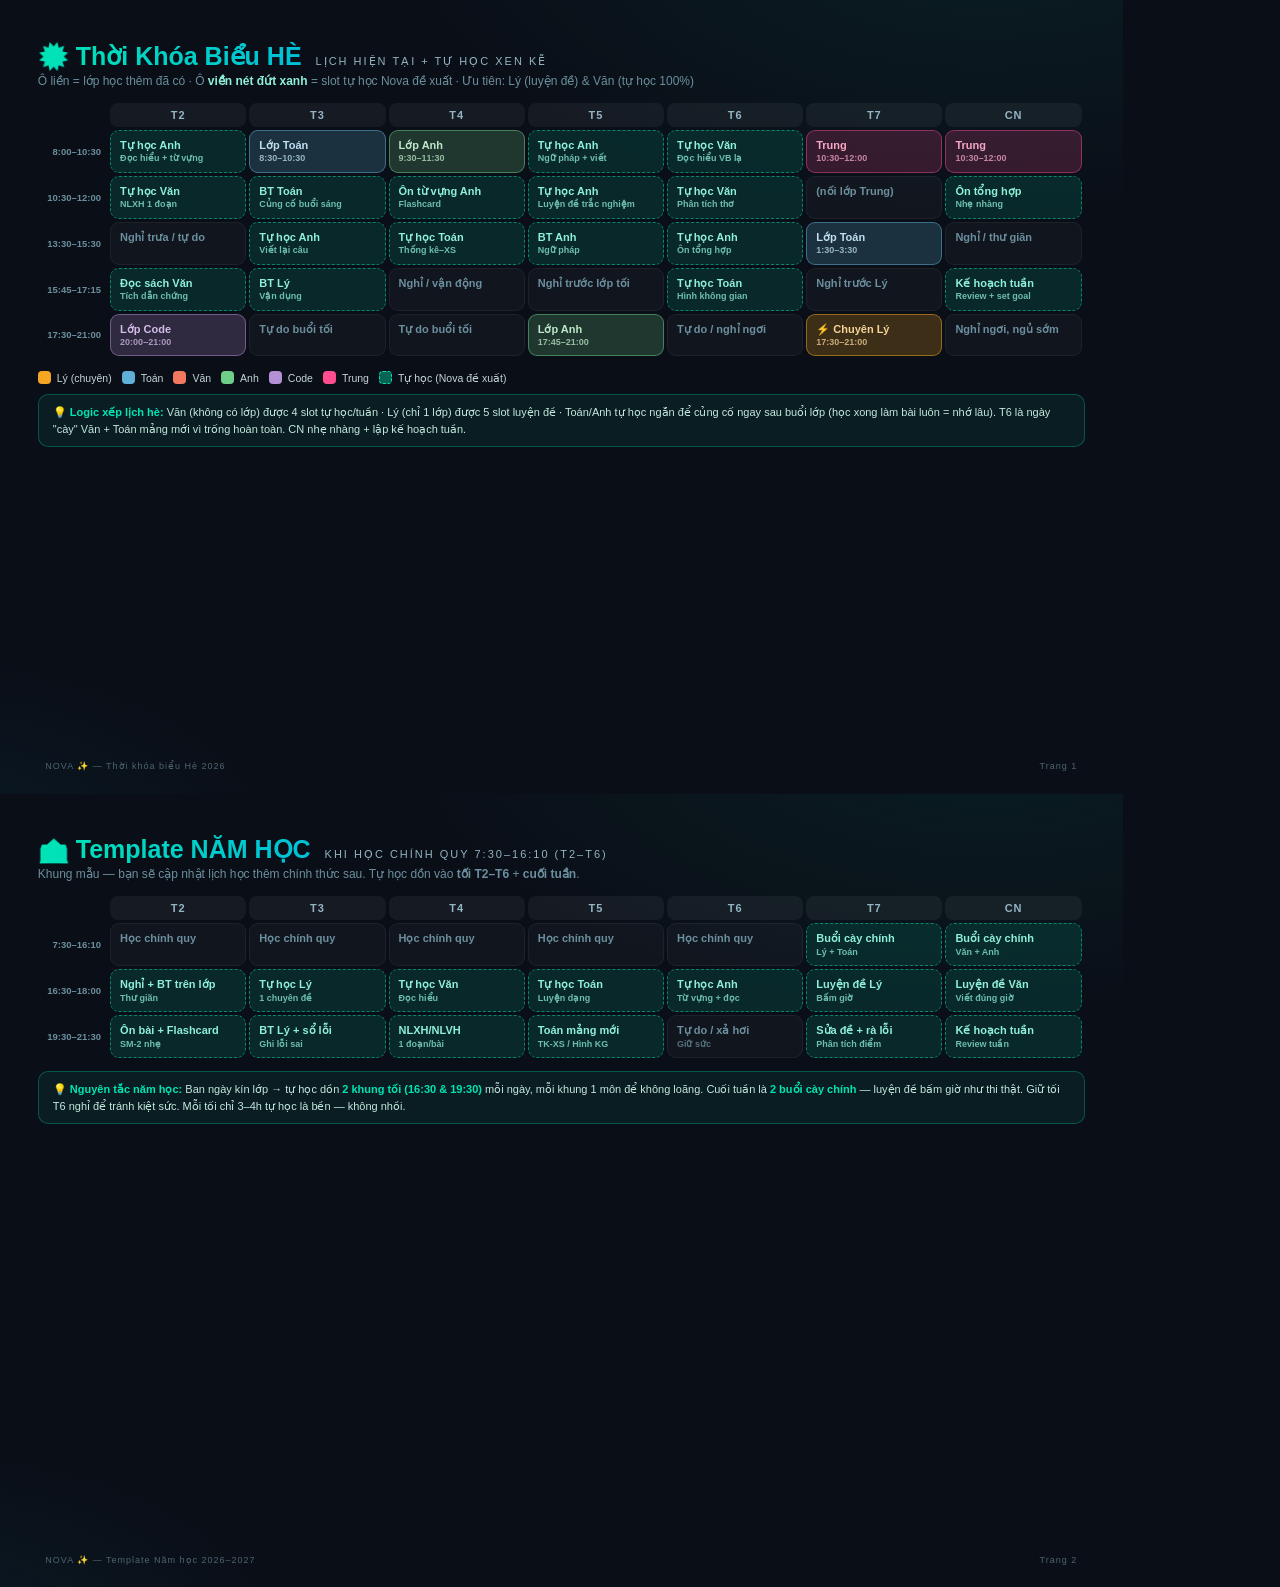
<file: docs/thoi-khoa-bieu.html>
<!DOCTYPE html>
<html lang="vi">
<head>
<meta charset="UTF-8">
<style>
  @page { size: A4 landscape; margin: 0; }
  * { margin:0; padding:0; box-sizing:border-box; }
  body { font-family:'Segoe UI','Helvetica Neue',Arial,sans-serif; background:#0a0e17; color:#e2f0ee;
    -webkit-print-color-adjust:exact; print-color-adjust:exact; }
  .page { width:297mm; min-height:210mm; padding:11mm 10mm; position:relative;
    page-break-after:always; overflow:hidden;
    background:radial-gradient(1000px 500px at 88% -10%, rgba(0,229,180,0.08), transparent 60%),
               radial-gradient(700px 400px at -8% 110%, rgba(0,191,216,0.08), transparent 55%), #0a0e17; }
  .page:last-child { page-break-after:auto; }

  .head { display:flex; align-items:baseline; gap:14px; margin-bottom:3px; }
  .head h1 { font-size:25px; font-weight:800;
    background:linear-gradient(120deg,#00e5b4,#00bfd8); -webkit-background-clip:text; background-clip:text; color:transparent; }
  .head .tag { font-size:11px; color:#93b4c2; letter-spacing:2px; text-transform:uppercase; }
  .sub { font-size:12px; color:#6b8f9e; margin-bottom:12px; }

  table { width:100%; border-collapse:separate; border-spacing:3px; table-layout:fixed; }
  col.tcol { width:6.5%; } col.dcol { width:13.35%; }
  th { font-size:11px; text-transform:uppercase; letter-spacing:1px; color:#93b4c2; padding:6px 4px; font-weight:800; }
  th.day { background:rgba(255,255,255,0.05); border-radius:8px; }
  td.time { font-size:9.5px; color:#6b8f9e; font-weight:700; text-align:right; padding-right:6px; white-space:nowrap; vertical-align:middle; }
  td.cell { border-radius:9px; padding:7px 9px; vertical-align:top; height:42px;
    background:rgba(255,255,255,0.025); border:1px solid rgba(255,255,255,0.05); }
  .ev { font-size:11px; font-weight:700; line-height:1.3; }
  .ev .t { font-size:9px; opacity:0.75; font-weight:600; display:block; margin-top:1px; }

  .cls-code{background:rgba(180,144,212,0.22)!important;border:1px solid rgba(180,144,212,0.5)!important;color:#d3bce8;}
  .cls-toan{background:rgba(95,176,214,0.22)!important;border:1px solid rgba(95,176,214,0.5)!important;color:#bfe0f0;}
  .cls-anh{background:rgba(111,206,136,0.22)!important;border:1px solid rgba(111,206,136,0.5)!important;color:#bfe8c8;}
  .cls-ly{background:rgba(245,166,35,0.22)!important;border:1px solid rgba(245,166,35,0.5)!important;color:#f5d59a;}
  .cls-van{background:rgba(242,121,95,0.22)!important;border:1px solid rgba(242,121,95,0.5)!important;color:#f5c3b5;}
  .cls-trung{background:rgba(255,77,144,0.18)!important;border:1px solid rgba(255,77,144,0.45)!important;color:#f5a8c5;}
  .cls-self{background:rgba(0,229,180,0.12)!important;border:1px dashed rgba(0,229,180,0.5)!important;color:#8ff0d8;}
  .cls-rest{background:rgba(255,255,255,0.03)!important;color:#6b8f9e;}

  .legend { display:flex; flex-wrap:wrap; gap:10px; margin-top:12px; }
  .lg { display:flex; align-items:center; gap:6px; font-size:10.5px; color:#c4d6d3; }
  .lg .sw { width:13px; height:13px; border-radius:4px; }

  .note { margin-top:10px; background:rgba(0,229,180,0.07); border:1px solid rgba(0,229,180,0.28);
    border-radius:10px; padding:9px 14px; font-size:11px; line-height:1.5; color:#c4e8de; }
  .note b { color:#00e5b4; }
  .footer { position:absolute; bottom:6mm; left:12mm; right:12mm; display:flex;
    justify-content:space-between; font-size:9px; color:#4d6570; letter-spacing:1px; }

  .lbl { display:inline-block; font-size:9px; font-weight:800; padding:1px 6px; border-radius:5px;
    background:rgba(0,229,180,0.15); color:#00e5b4; margin-left:6px; text-transform:uppercase; letter-spacing:.5px; }
</style>
</head>
<body>

<!-- SUMMER SCHEDULE -->
<section class="page">
  <div class="head"><h1>🌞 Thời Khóa Biểu HÈ</h1><span class="tag">Lịch hiện tại + tự học xen kẽ</span></div>
  <div class="sub">Ô liền = lớp học thêm đã có · Ô <b style="color:#8ff0d8;">viền nét đứt xanh</b> = slot tự học Nova đề xuất · Ưu tiên: Lý (luyện đề) & Văn (tự học 100%)</div>

  <table>
    <colgroup><col class="tcol"><col class="dcol"><col class="dcol"><col class="dcol"><col class="dcol"><col class="dcol"><col class="dcol"><col class="dcol"></colgroup>
    <thead><tr><th></th>
      <th class="day">T2</th><th class="day">T3</th><th class="day">T4</th><th class="day">T5</th><th class="day">T6</th><th class="day">T7</th><th class="day">CN</th>
    </tr></thead>
    <tbody>
      <tr>
        <td class="time">8:00–10:30</td>
        <td class="cell cls-self"><div class="ev">Tự học Anh<span class="t">Đọc hiểu + từ vựng</span></div></td>
        <td class="cell cls-toan"><div class="ev">Lớp Toán<span class="t">8:30–10:30</span></div></td>
        <td class="cell cls-anh"><div class="ev">Lớp Anh<span class="t">9:30–11:30</span></div></td>
        <td class="cell cls-self"><div class="ev">Tự học Anh<span class="t">Ngữ pháp + viết</span></div></td>
        <td class="cell cls-self"><div class="ev">Tự học Văn<span class="t">Đọc hiểu VB lạ</span></div></td>
        <td class="cell cls-trung"><div class="ev">Trung<span class="t">10:30–12:00</span></div></td>
        <td class="cell cls-trung"><div class="ev">Trung<span class="t">10:30–12:00</span></div></td>
      </tr>
      <tr>
        <td class="time">10:30–12:00</td>
        <td class="cell cls-self"><div class="ev">Tự học Văn<span class="t">NLXH 1 đoạn</span></div></td>
        <td class="cell cls-self"><div class="ev">BT Toán<span class="t">Củng cố buổi sáng</span></div></td>
        <td class="cell cls-self"><div class="ev">Ôn từ vựng Anh<span class="t">Flashcard</span></div></td>
        <td class="cell cls-self"><div class="ev">Tự học Anh<span class="t">Luyện đề trắc nghiệm</span></div></td>
        <td class="cell cls-self"><div class="ev">Tự học Văn<span class="t">Phân tích thơ</span></div></td>
        <td class="cell cls-rest"><div class="ev">(nối lớp Trung)</div></td>
        <td class="cell cls-self"><div class="ev">Ôn tổng hợp<span class="t">Nhẹ nhàng</span></div></td>
      </tr>
      <tr>
        <td class="time">13:30–15:30</td>
        <td class="cell cls-rest"><div class="ev">Nghỉ trưa / tự do</div></td>
        <td class="cell cls-self"><div class="ev">Tự học Anh<span class="t">Viết lại câu</span></div></td>
        <td class="cell cls-self"><div class="ev">Tự học Toán<span class="t">Thống kê–XS</span></div></td>
        <td class="cell cls-self"><div class="ev">BT Anh<span class="t">Ngữ pháp</span></div></td>
        <td class="cell cls-self"><div class="ev">Tự học Anh<span class="t">Ôn tổng hợp</span></div></td>
        <td class="cell cls-toan"><div class="ev">Lớp Toán<span class="t">1:30–3:30</span></div></td>
        <td class="cell cls-rest"><div class="ev">Nghỉ / thư giãn</div></td>
      </tr>
      <tr>
        <td class="time">15:45–17:15</td>
        <td class="cell cls-self"><div class="ev">Đọc sách Văn<span class="t">Tích dẫn chứng</span></div></td>
        <td class="cell cls-self"><div class="ev">BT Lý<span class="t">Vận dụng</span></div></td>
        <td class="cell cls-rest"><div class="ev">Nghỉ / vận động</div></td>
        <td class="cell cls-rest"><div class="ev">Nghỉ trước lớp tối</div></td>
        <td class="cell cls-self"><div class="ev">Tự học Toán<span class="t">Hình không gian</span></div></td>
        <td class="cell cls-rest"><div class="ev">Nghỉ trước Lý</div></td>
        <td class="cell cls-self"><div class="ev">Kế hoạch tuần<span class="t">Review + set goal</span></div></td>
      </tr>
      <tr>
        <td class="time">17:30–21:00</td>
        <td class="cell cls-code"><div class="ev">Lớp Code<span class="t">20:00–21:00</span></div></td>
        <td class="cell cls-rest"><div class="ev">Tự do buổi tối</div></td>
        <td class="cell cls-rest"><div class="ev">Tự do buổi tối</div></td>
        <td class="cell cls-anh"><div class="ev">Lớp Anh<span class="t">17:45–21:00</span></div></td>
        <td class="cell cls-rest"><div class="ev">Tự do / nghỉ ngơi</div></td>
        <td class="cell cls-ly"><div class="ev">⚡ Chuyên Lý<span class="t">17:30–21:00</span></div></td>
        <td class="cell cls-rest"><div class="ev">Nghỉ ngơi, ngủ sớm</div></td>
      </tr>
    </tbody>
  </table>

  <div class="legend">
    <span class="lg"><span class="sw" style="background:#f5a623;"></span>Lý (chuyên)</span>
    <span class="lg"><span class="sw" style="background:#5fb0d6;"></span>Toán</span>
    <span class="lg"><span class="sw" style="background:#f2795f;"></span>Văn</span>
    <span class="lg"><span class="sw" style="background:#6fce88;"></span>Anh</span>
    <span class="lg"><span class="sw" style="background:#b490d4;"></span>Code</span>
    <span class="lg"><span class="sw" style="background:#ff4d90;"></span>Trung</span>
    <span class="lg"><span class="sw" style="background:rgba(0,229,180,0.4);border:1px dashed #00e5b4;"></span>Tự học (Nova đề xuất)</span>
  </div>

  <div class="note"><b>💡 Logic xếp lịch hè:</b> Văn (không có lớp) được 4 slot tự học/tuần · Lý (chỉ 1 lớp) được 5 slot luyện đề · Toán/Anh tự học ngắn để củng cố ngay sau buổi lớp (học xong làm bài luôn = nhớ lâu). T6 là ngày "cày" Văn + Toán mảng mới vì trống hoàn toàn. CN nhẹ nhàng + lập kế hoạch tuần.</div>
  <div class="footer"><span>NOVA ✨ — Thời khóa biểu Hè 2026</span><span>Trang 1</span></div>
</section>

<!-- SCHOOL YEAR TEMPLATE -->
<section class="page">
  <div class="head"><h1>🏫 Template NĂM HỌC</h1><span class="tag">Khi học chính quy 7:30–16:10 (T2–T6)</span></div>
  <div class="sub">Khung mẫu — bạn sẽ cập nhật lịch học thêm chính thức sau. Tự học dồn vào <b>tối T2–T6</b> + <b>cuối tuần</b>.</div>

  <table>
    <colgroup><col class="tcol"><col class="dcol"><col class="dcol"><col class="dcol"><col class="dcol"><col class="dcol"><col class="dcol"><col class="dcol"></colgroup>
    <thead><tr><th></th>
      <th class="day">T2</th><th class="day">T3</th><th class="day">T4</th><th class="day">T5</th><th class="day">T6</th><th class="day">T7</th><th class="day">CN</th>
    </tr></thead>
    <tbody>
      <tr>
        <td class="time">7:30–16:10</td>
        <td class="cell cls-rest" colspan="1"><div class="ev">Học chính quy</div></td>
        <td class="cell cls-rest"><div class="ev">Học chính quy</div></td>
        <td class="cell cls-rest"><div class="ev">Học chính quy</div></td>
        <td class="cell cls-rest"><div class="ev">Học chính quy</div></td>
        <td class="cell cls-rest"><div class="ev">Học chính quy</div></td>
        <td class="cell cls-self"><div class="ev">Buổi cày chính<span class="t">Lý + Toán</span></div></td>
        <td class="cell cls-self"><div class="ev">Buổi cày chính<span class="t">Văn + Anh</span></div></td>
      </tr>
      <tr>
        <td class="time">16:30–18:00</td>
        <td class="cell cls-self"><div class="ev">Nghỉ + BT trên lớp<span class="t">Thư giãn</span></div></td>
        <td class="cell cls-self"><div class="ev">Tự học Lý<span class="t">1 chuyên đề</span></div></td>
        <td class="cell cls-self"><div class="ev">Tự học Văn<span class="t">Đọc hiểu</span></div></td>
        <td class="cell cls-self"><div class="ev">Tự học Toán<span class="t">Luyện dạng</span></div></td>
        <td class="cell cls-self"><div class="ev">Tự học Anh<span class="t">Từ vựng + đọc</span></div></td>
        <td class="cell cls-self"><div class="ev">Luyện đề Lý<span class="t">Bấm giờ</span></div></td>
        <td class="cell cls-self"><div class="ev">Luyện đề Văn<span class="t">Viết đúng giờ</span></div></td>
      </tr>
      <tr>
        <td class="time">19:30–21:30</td>
        <td class="cell cls-self"><div class="ev">Ôn bài + Flashcard<span class="t">SM-2 nhẹ</span></div></td>
        <td class="cell cls-self"><div class="ev">BT Lý + sổ lỗi<span class="t">Ghi lỗi sai</span></div></td>
        <td class="cell cls-self"><div class="ev">NLXH/NLVH<span class="t">1 đoạn/bài</span></div></td>
        <td class="cell cls-self"><div class="ev">Toán mảng mới<span class="t">TK-XS / Hình KG</span></div></td>
        <td class="cell cls-rest"><div class="ev">Tự do / xả hơi<span class="t">Giữ sức</span></div></td>
        <td class="cell cls-self"><div class="ev">Sửa đề + rà lỗi<span class="t">Phân tích điểm</span></div></td>
        <td class="cell cls-self"><div class="ev">Kế hoạch tuần<span class="t">Review tuần</span></div></td>
      </tr>
    </tbody>
  </table>

  <div class="note"><b>💡 Nguyên tắc năm học:</b> Ban ngày kín lớp → tự học dồn <b>2 khung tối (16:30 & 19:30)</b> mỗi ngày, mỗi khung 1 môn để không loãng. Cuối tuần là <b>2 buổi cày chính</b> — luyện đề bấm giờ như thi thật. Giữ tối T6 nghỉ để tránh kiệt sức. Mỗi tối chỉ 3–4h tự học là bền — không nhồi.</div>
  <div class="footer"><span>NOVA ✨ — Template Năm học 2026–2027</span><span>Trang 2</span></div>
</section>

</body>
</html>
</file>
